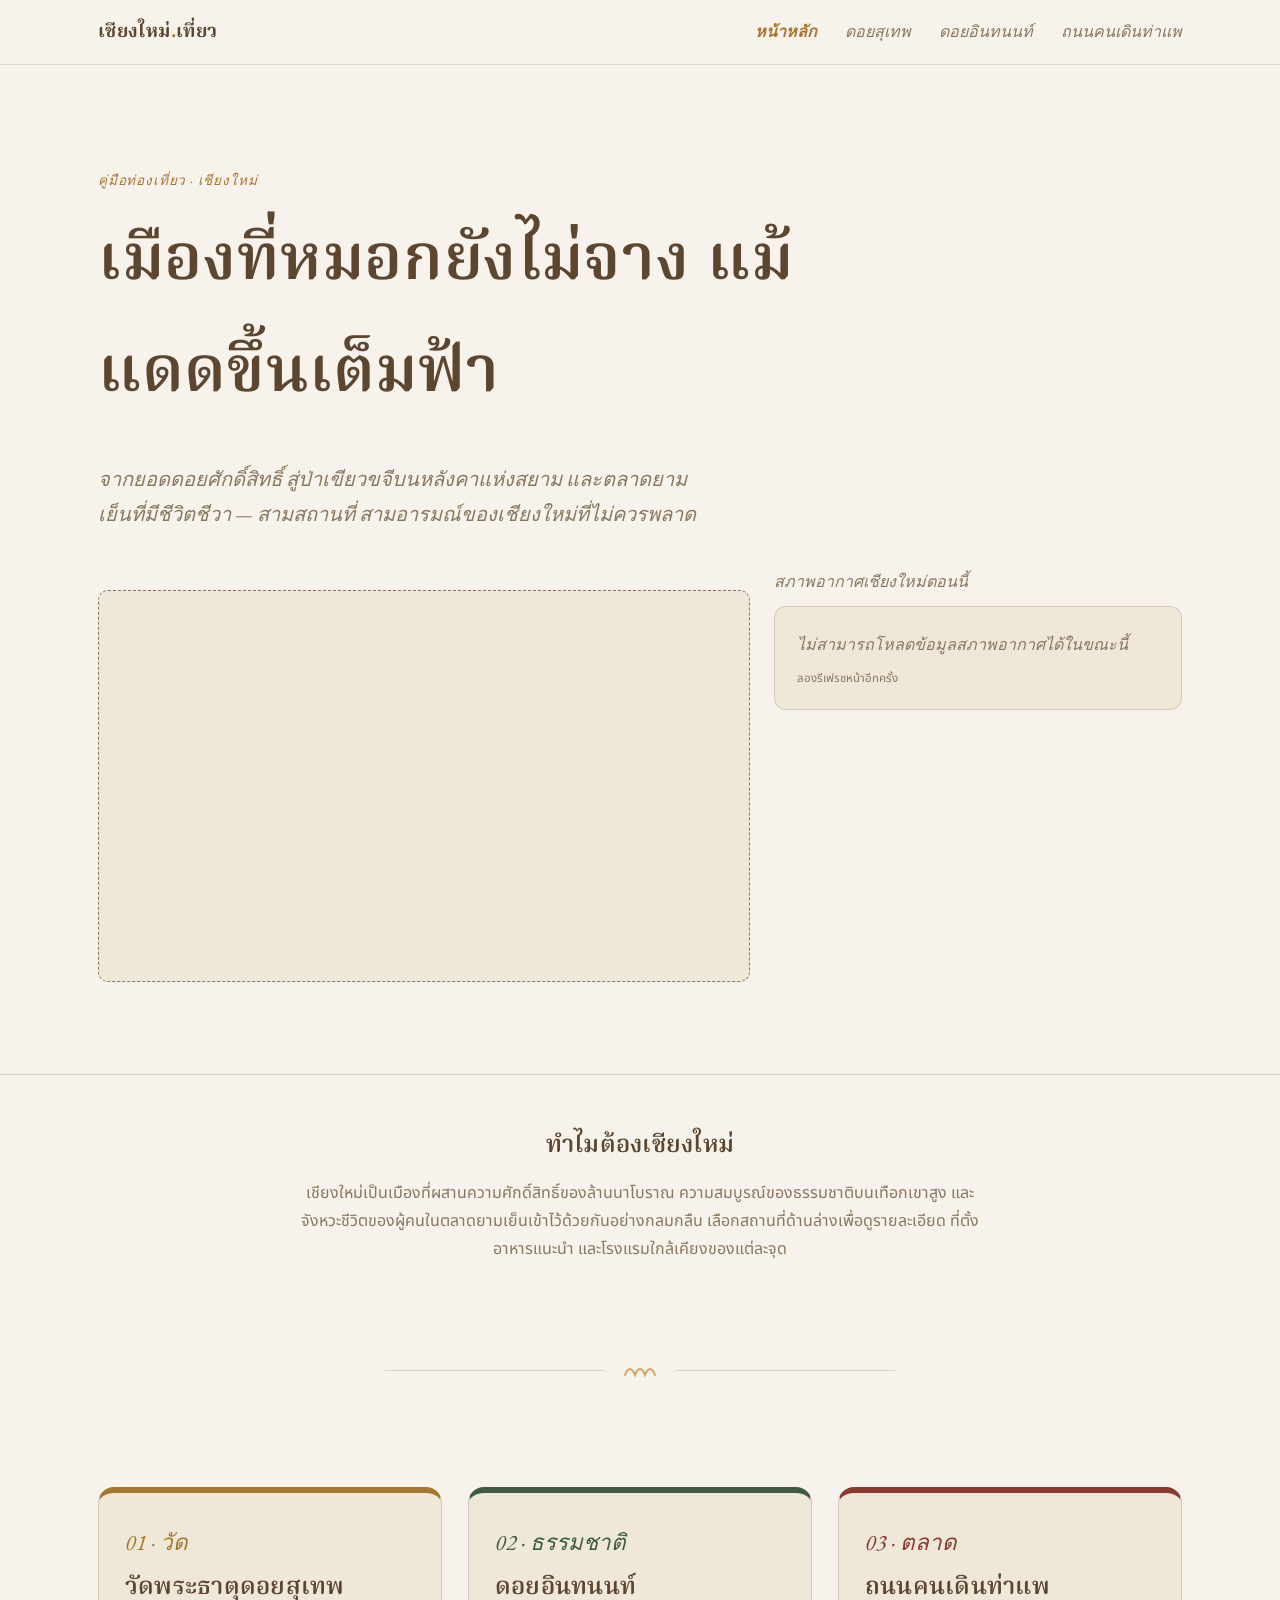
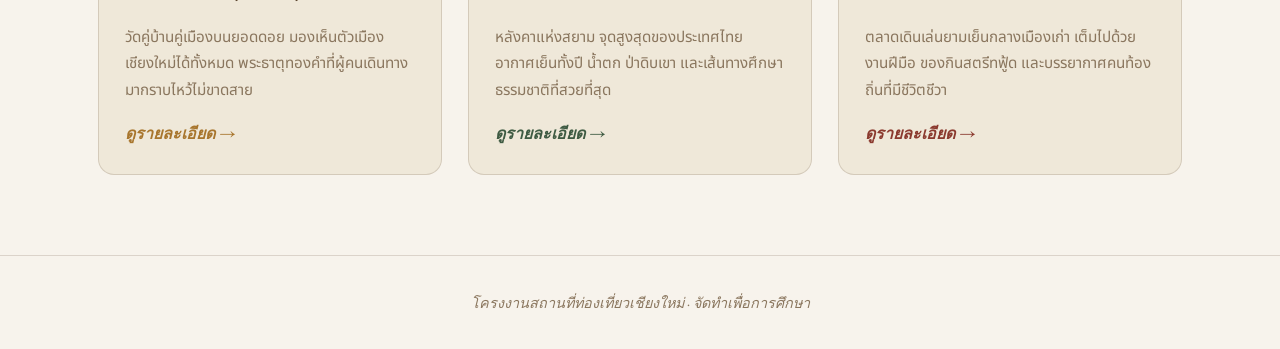
<file: index.html>
<!DOCTYPE html>
<html lang="th">
<head>
<meta charset="UTF-8">
<meta name="viewport" content="width=device-width, initial-scale=1.0">
<meta name="referrer" content="strict-origin-when-cross-origin">
<title>เชียงใหม่ ที่ที่เวลาเดินช้าลง | คู่มือท่องเที่ยวเชียงใหม่</title>
<link rel="stylesheet" href="assets/style.css">
</head>
<body>

<nav class="topnav">
  <div class="wrap">
    <div class="brand">เชียงใหม่<span>.</span>เที่ยว</div>
    <div class="navlinks">
      <a href="index.html" class="active">หน้าหลัก</a>
      <a href="doisuthep-1.html">ดอยสุเทพ</a>
      <a href="doiinthanon-1.html">ดอยอินทนนท์</a>
      <a href="thapae-1.html">ถนนคนเดินท่าแพ</a>
    </div>
  </div>
</nav>

<header class="home-hero">
  <div class="wrap">
    <p class="eyebrow">คู่มือท่องเที่ยว · เชียงใหม่</p>
    <h1>เมืองที่หมอกยังไม่จาง แม้แดดขึ้นเต็มฟ้า</h1>
    <p class="lead">จากยอดดอยศักดิ์สิทธิ์ สู่ป่าเขียวขจีบนหลังคาแห่งสยาม และตลาดยามเย็นที่มีชีวิตชีวา — สามสถานที่ สามอารมณ์ของเชียงใหม่ที่ไม่ควรพลาด</p>

    <div class="home-media home-media-split">
      <div class="media-slot video-slot" data-youtube="https://www.youtube.com/watch?v=akipJhzw1LM">
        <span class="icon">🎬</span>
        วิดีโอแนะนำเชียงใหม่
        <small class="slot-hint">ใส่ลิงก์ YouTube ถาวรได้ที่ data-youtube="…" ในโค้ดของช่องนี้</small>
      </div>
      <div>
        <p class="weather-label">สภาพอากาศเชียงใหม่ตอนนี้</p>
        <div class="weather-widget" data-lat="18.7061" data-lon="98.9817">กำลังโหลดสภาพอากาศ…</div>
      </div>
    </div>
  </div>
</header>

<main>
  <section class="intro-section wrap">
    <h2>ทำไมต้องเชียงใหม่</h2>
    <p>เชียงใหม่เป็นเมืองที่ผสานความศักดิ์สิทธิ์ของล้านนาโบราณ ความสมบูรณ์ของธรรมชาติบนเทือกเขาสูง และจังหวะชีวิตของผู้คนในตลาดยามเย็นเข้าไว้ด้วยกันอย่างกลมกลืน เลือกสถานที่ด้านล่างเพื่อดูรายละเอียด ที่ตั้ง อาหารแนะนำ และโรงแรมใกล้เคียงของแต่ละจุด</p>
  </section>

  <div class="lanna-divider">
    <span class="line"></span>
    <svg viewBox="0 0 34 18" fill="none" xmlns="http://www.w3.org/2000/svg">
      <path d="M2 14C5 6 9 6 12 14C15 6 19 6 22 14C25 6 29 6 32 14" stroke="currentColor" stroke-width="2" stroke-linecap="round"/>
    </svg>
    <span class="line"></span>
  </div>

  <section class="wrap">
    <div class="place-grid">

      <a href="doisuthep-1.html" class="place-card theme-gold">
        <span class="num">01 · วัด</span>
        <h2>วัดพระธาตุดอยสุเทพ</h2>
        <p>วัดคู่บ้านคู่เมืองบนยอดดอย มองเห็นตัวเมืองเชียงใหม่ได้ทั้งหมด พระธาตุทองคำที่ผู้คนเดินทางมากราบไหว้ไม่ขาดสาย</p>
        <span class="go">ดูรายละเอียด →</span>
      </a>

      <a href="doiinthanon-1.html" class="place-card theme-forest">
        <span class="num">02 · ธรรมชาติ</span>
        <h2>ดอยอินทนนท์</h2>
        <p>หลังคาแห่งสยาม จุดสูงสุดของประเทศไทย อากาศเย็นทั้งปี น้ำตก ป่าดิบเขา และเส้นทางศึกษาธรรมชาติที่สวยที่สุด</p>
        <span class="go">ดูรายละเอียด →</span>
      </a>

      <a href="thapae-1.html" class="place-card theme-brick">
        <span class="num">03 · ตลาด</span>
        <h2>ถนนคนเดินท่าแพ</h2>
        <p>ตลาดเดินเล่นยามเย็นกลางเมืองเก่า เต็มไปด้วยงานฝีมือ ของกินสตรีทฟู้ด และบรรยากาศคนท้องถิ่นที่มีชีวิตชีวา</p>
        <span class="go">ดูรายละเอียด →</span>
      </a>

    </div>
  </section>
</main>

<footer>
  <div class="wrap">โครงงานสถานที่ท่องเที่ยวเชียงใหม่ · จัดทำเพื่อการศึกษา</div>
</footer>

<script src="assets/site.js" defer></script>
</body>
</html>
</file>
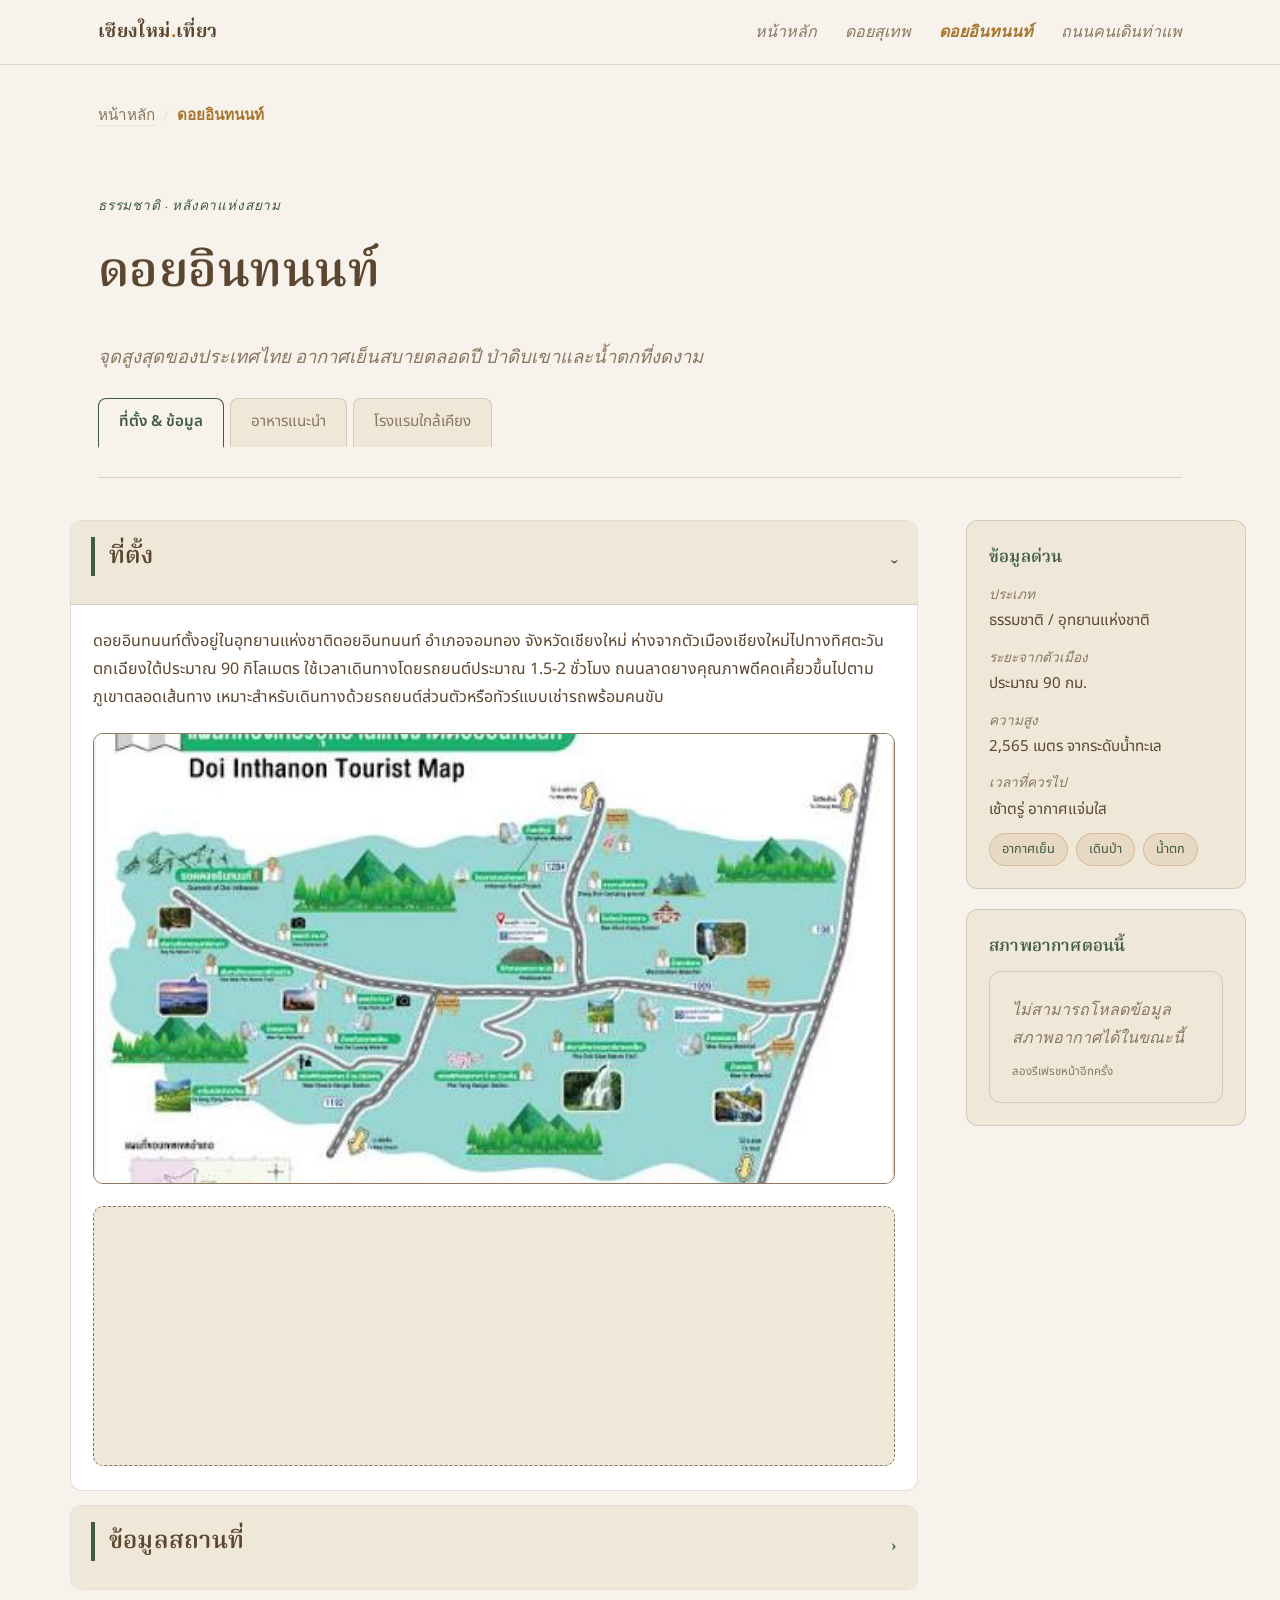
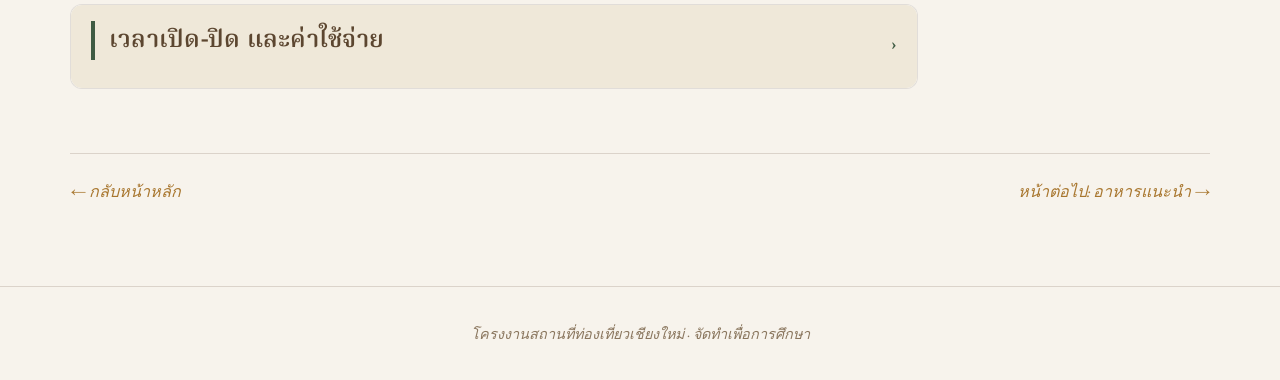
<file: doiinthanon-1.html>
<!DOCTYPE html>
<html lang="th">
<head>
<meta charset="UTF-8">
<meta name="viewport" content="width=device-width, initial-scale=1.0">
<meta name="referrer" content="strict-origin-when-cross-origin">
<title>ดอยอินทนนท์ — ที่ตั้งและข้อมูล | เชียงใหม่.เที่ยว</title>
<link rel="stylesheet" href="assets/style.css">
</head>
<body class="theme-forest">

<nav class="topnav">
  <div class="wrap">
    <div class="brand">เชียงใหม่<span>.</span>เที่ยว</div>
    <div class="navlinks">
      <a href="index.html">หน้าหลัก</a>
      <a href="doisuthep-1.html">ดอยสุเทพ</a>
      <a href="doiinthanon-1.html" class="active">ดอยอินทนนท์</a>
      <a href="thapae-1.html">ถนนคนเดินท่าแพ</a>
    </div>
  </div>
</nav>

<div class="wrap">
  <p class="crumb">
    <a href="index.html">หน้าหลัก</a><span class="sep">/</span><span class="here">ดอยอินทนนท์</span>
  </p>

  <header class="place-hero">
    <p class="eyebrow">ธรรมชาติ · หลังคาแห่งสยาม</p>
    <h1>ดอยอินทนนท์</h1>
    <p class="sub">จุดสูงสุดของประเทศไทย อากาศเย็นสบายตลอดปี ป่าดิบเขาและน้ำตกที่งดงาม</p>

    <nav class="tabs">
      <a href="doiinthanon-1.html" class="active">ที่ตั้ง &amp; ข้อมูล</a>
      <a href="doiinthanon-2.html">อาหารแนะนำ</a>
      <a href="doiinthanon-3.html">โรงแรมใกล้เคียง</a>
    </nav>
  </header>
</div>

<main class="content wrap">
  <div class="layout">

    <article class="accordion">

      <div class="accordion-item">
        <button class="accordion-trigger" type="button"><h2>ที่ตั้ง</h2><span class="arrow">›</span></button>
        <div class="accordion-panel">
          <p>ดอยอินทนนท์ตั้งอยู่ในอุทยานแห่งชาติดอยอินทนนท์ อำเภอจอมทอง จังหวัดเชียงใหม่ ห่างจากตัวเมืองเชียงใหม่ไปทางทิศตะวันตกเฉียงใต้ประมาณ 90 กิโลเมตร ใช้เวลาเดินทางโดยรถยนต์ประมาณ 1.5-2 ชั่วโมง ถนนลาดยางคุณภาพดีคดเคี้ยวขึ้นไปตามภูเขาตลอดเส้นทาง เหมาะสำหรับเดินทางด้วยรถยนต์ส่วนตัวหรือทัวร์แบบเช่ารถพร้อมคนขับ</p>

          <div class="media-slot image-slot has-photo" data-caption="แผนที่เส้นทางขึ้นดอยอินทนนท์">
              <img src="assets/images.jpg" alt="แผนที่เส้นทางขึ้นดอยอินทนนท์" onerror="this.parentElement.classList.remove('has-photo'); this.remove();">
              <span class="slot-placeholder"><span class="icon">🖼️</span>แผนที่เส้นทางขึ้นดอยอินทนนท์</span>
            </div>

          <div class="map-slot">
          <iframe src="https://www.google.com/maps/embed?pb=!1m18!1m12!1m3!1d3782.851177842097!2d98.51954897519204!3d18.53562618256089!2m3!1f0!2f0!3f0!3m2!1i1024!2i768!4f13.1!3m3!1m2!1s0x30dbab95555461ff%3A0x54e343c4fa33975b!2z4Lit4Li44LiX4Lii4Liy4LiZ4LmB4Lir4LmI4LiH4LiK4Liy4LiV4Li04LiU4Lit4Lii4Lit4Li04LiZ4LiX4LiZ4LiZ4LiX4LmM!5e0!3m2!1sth!2sth!4v1787111392453!5m2!1sth!2sth" width="800" height="600" style="border:0;" allowfullscreen="" loading="lazy" referrerpolicy="strict-origin-when-cross-origin"></iframe>          </div>
        </div>
      </div>

      <div class="accordion-item">
        <button class="accordion-trigger" type="button"><h2>ข้อมูลสถานที่</h2><span class="arrow">›</span></button>
        <div class="accordion-panel">
          <p>ดอยอินทนนท์มีความสูงจากระดับน้ำทะเล 2,565 เมตร ได้รับการขนานนามว่าเป็น "หลังคาแห่งสยาม" เนื่องจากเป็นจุดที่สูงที่สุดในประเทศไทย อากาศบนยอดดอยเย็นจัดตลอดทั้งปี โดยเฉพาะช่วงเดือนธันวาคมถึงกุมภาพันธ์อุณหภูมิอาจลดลงใกล้ 0 องศาเซลเซียส มีน้ำค้างแข็งเกาะตามยอดหญ้าให้เห็นในบางวัน</p>
          <p>ภายในอุทยานมีจุดท่องเที่ยวสำคัญหลายแห่ง ได้แก่ พระมหาธาตุนภเมทนีดลและนภพลภูมิสิริ เจดีย์คู่สีขาวและสีแดงที่สร้างขึ้นเพื่อเฉลิมพระเกียรติ จุดชมวิวยอดดอย น้ำตกแม่ยะและน้ำตกวชิรธาร เส้นทางศึกษาธรรมชาติอ่างกาที่เป็นป่าพรุบนภูเขาหนึ่งเดียวในไทย และหมู่บ้านขอบด้งซึ่งเป็นที่อยู่ของชาวเขาเผ่ากะเหรี่ยงและม้ง</p>

          <div class="media-grid">
            <div class="media-slot image-slot has-photo" data-caption="รูปพระมหาธาตุเจดีย์คู่">
              <img src="assets/mt02.jpg" alt="รูปพระมหาธาตุเจดีย์คู่" onerror="this.parentElement.classList.remove('has-photo'); this.remove();">
              <span class="slot-placeholder"><span class="icon">🖼️</span>รูปพระมหาธาตุเจดีย์คู่</span>
            </div>
            <div class="media-slot image-slot has-photo" data-caption="รูปน้ำตกวชิรธาร">
              <img src="assets/images (1).jpg" alt="รูปน้ำตกวชิรธาร" onerror="this.parentElement.classList.remove('has-photo'); this.remove();">
              <span class="slot-placeholder"><span class="icon">🖼️</span>รูปน้ำตกวชิรธาร</span>
            </div>
          </div>

          <div class="media-slot video-slot" data-youtube="https://www.youtube.com/watch?v=wDcRmrrGKt8" data-caption="วิดีโอเส้นทางศึกษาธรรมชาติอ่างกา">
            <span class="icon">🎬</span>
            วิดีโอเส้นทางศึกษาธรรมชาติอ่างกา
        <small class="slot-hint">ใส่ลิงก์ YouTube ถาวรได้ที่ data-youtube="…" ในโค้ดของช่องนี้</small>
      </div>

          <div class="media-slot audio-slot" data-caption="เสียงนกป่าและธรรมชาติบนดอยอินทนนท์">
      
            <audio controls src="assets/audio/ssstik.io_1787111963432.mp3"></audio>
          </div>
        </div>
      </div>

      <div class="accordion-item">
        <button class="accordion-trigger" type="button"><h2>เวลาเปิด-ปิด และค่าใช้จ่าย</h2><span class="arrow">›</span></button>
        <div class="accordion-panel">
          <p>อุทยานเปิดให้เข้าชมทุกวันตั้งแต่เวลา 05:30-18:30 น. มีค่าธรรมเนียมเข้าอุทยานสำหรับผู้ใหญ่และเด็ก แยกอัตราคนไทยและต่างชาติ รวมถึงค่าธรรมเนียมรถยนต์ที่จุดตรวจทางเข้า แนะนำให้เตรียมเสื้อกันหนาวเนื่องจากอุณหภูมิเปลี่ยนแปลงรวดเร็วตามความสูง</p>
        </div>
      </div>

    </article>

    <aside>
      <div class="info-card">
        <h3>ข้อมูลด่วน</h3>
        <dl>
          <dt>ประเภท</dt><dd>ธรรมชาติ / อุทยานแห่งชาติ</dd>
          <dt>ระยะจากตัวเมือง</dt><dd>ประมาณ 90 กม.</dd>
          <dt>ความสูง</dt><dd>2,565 เมตร จากระดับน้ำทะเล</dd>
          <dt>เวลาที่ควรไป</dt><dd>เช้าตรู่ อากาศแจ่มใส</dd>
        </dl>
        <div class="chip-row">
          <span class="chip">อากาศเย็น</span>
          <span class="chip">เดินป่า</span>
          <span class="chip">น้ำตก</span>
        </div>
      </div>
      <div class="info-card">
        <h3>สภาพอากาศตอนนี้</h3>
        <div class="weather-widget" data-lat="18.5895" data-lon="98.4864">กำลังโหลดสภาพอากาศ…</div>
      </div>
    </aside>

  </div>

  <div class="subnav">
    <a href="index.html">← กลับหน้าหลัก</a>
    <a href="doiinthanon-2.html">หน้าต่อไป: อาหารแนะนำ →</a>
  </div>
</main>

<footer>
  <div class="wrap">โครงงานสถานที่ท่องเที่ยวเชียงใหม่ · จัดทำเพื่อการศึกษา</div>
</footer>

<script src="assets/site.js" defer></script>
</body>
</html>
</file>
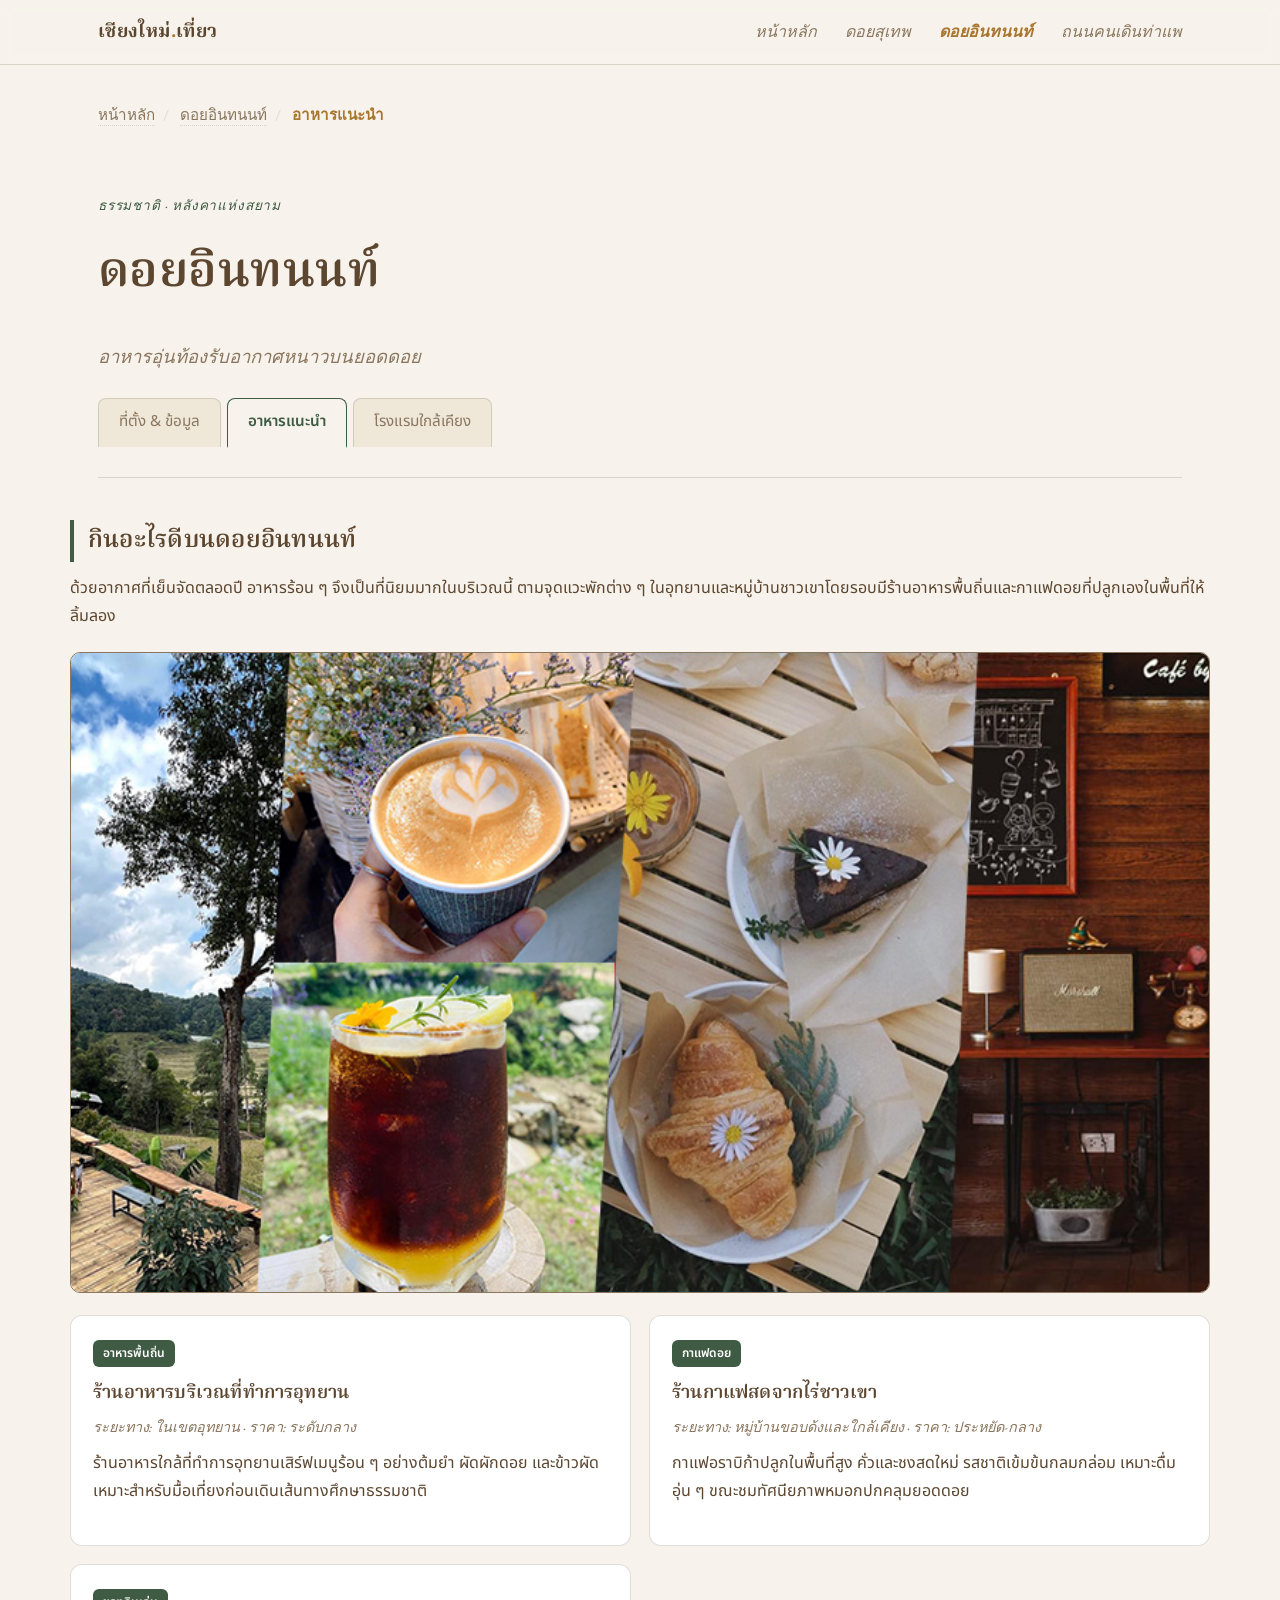
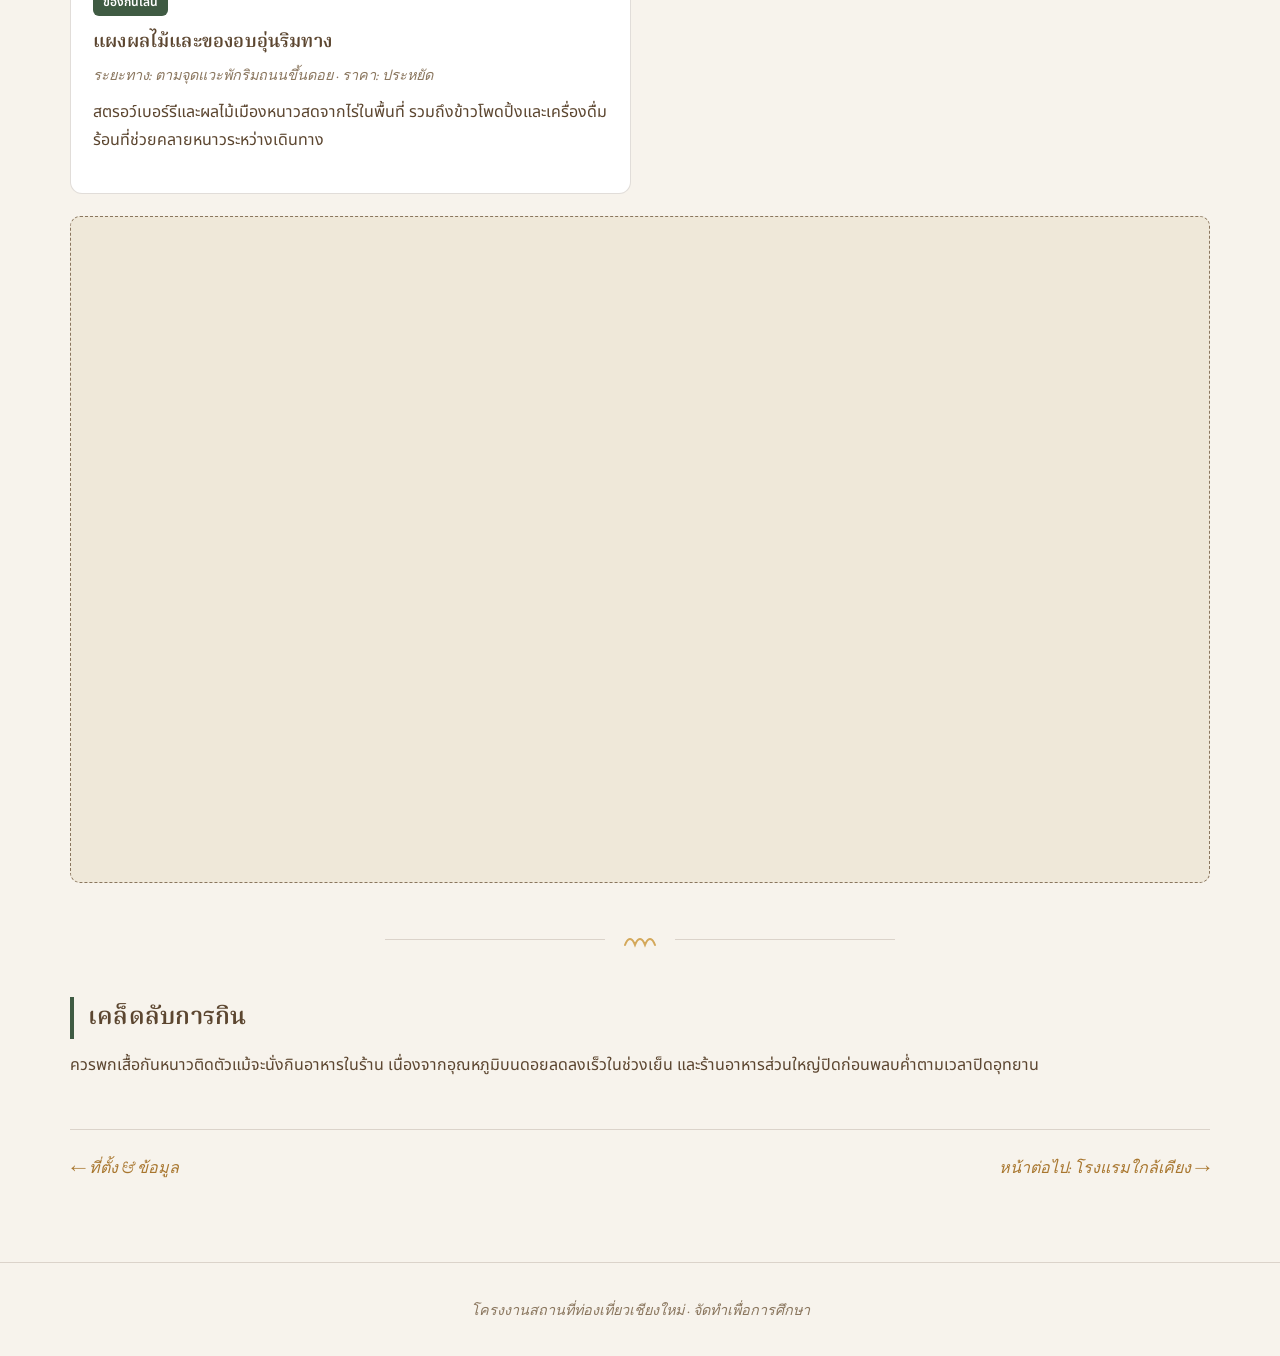
<file: doiinthanon-2.html>
<!DOCTYPE html>
<html lang="th">
<head>
<meta charset="UTF-8">
<meta name="viewport" content="width=device-width, initial-scale=1.0">
<meta name="referrer" content="strict-origin-when-cross-origin">
<title>ดอยอินทนนท์ — อาหารแนะนำ | เชียงใหม่.เที่ยว</title>
<link rel="stylesheet" href="assets/style.css">
</head>
<body class="theme-forest">

<nav class="topnav">
  <div class="wrap">
    <div class="brand">เชียงใหม่<span>.</span>เที่ยว</div>
    <div class="navlinks">
      <a href="index.html">หน้าหลัก</a>
      <a href="doisuthep-1.html">ดอยสุเทพ</a>
      <a href="doiinthanon-1.html" class="active">ดอยอินทนนท์</a>
      <a href="thapae-1.html">ถนนคนเดินท่าแพ</a>
    </div>
  </div>
</nav>

<div class="wrap">
  <p class="crumb">
    <a href="index.html">หน้าหลัก</a><span class="sep">/</span>
    <a href="doiinthanon-1.html">ดอยอินทนนท์</a><span class="sep">/</span>
    <span class="here">อาหารแนะนำ</span>
  </p>

  <header class="place-hero">
    <p class="eyebrow">ธรรมชาติ · หลังคาแห่งสยาม</p>
    <h1>ดอยอินทนนท์</h1>
    <p class="sub">อาหารอุ่นท้องรับอากาศหนาวบนยอดดอย</p>

    <nav class="tabs">
      <a href="doiinthanon-1.html">ที่ตั้ง &amp; ข้อมูล</a>
      <a href="doiinthanon-2.html" class="active">อาหารแนะนำ</a>
      <a href="doiinthanon-3.html">โรงแรมใกล้เคียง</a>
    </nav>
  </header>
</div>

<main class="content wrap">
  <article>
    <h2>กินอะไรดีบนดอยอินทนนท์</h2>
    <p>ด้วยอากาศที่เย็นจัดตลอดปี อาหารร้อน ๆ จึงเป็นที่นิยมมากในบริเวณนี้ ตามจุดแวะพักต่าง ๆ ในอุทยานและหมู่บ้านชาวเขาโดยรอบมีร้านอาหารพื้นถิ่นและกาแฟดอยที่ปลูกเองในพื้นที่ให้ลิ้มลอง</p>

    <div class="media-slot image-slot has-photo" data-caption="รูปอาหารร้อนและกาแฟดอยอินทนนท์">
              <img src="assets/bd16e438-c0c8-4a08-b64c-5414505b14c7.jpg" alt="รูปอาหารร้อนและกาแฟดอยอินทนนท์" onerror="this.parentElement.classList.remove('has-photo'); this.remove();">
              <span class="slot-placeholder"><span class="icon">🖼️</span>รูปอาหารร้อนและกาแฟดอยอินทนนท์</span>
            </div>

    <div class="listing-grid">
      <div class="listing">
        <span class="tag">อาหารพื้นถิ่น</span>
        <h3>ร้านอาหารบริเวณที่ทำการอุทยาน</h3>
        <p class="meta">ระยะทาง: ในเขตอุทยาน · ราคา: ระดับกลาง</p>
        <p>ร้านอาหารใกล้ที่ทำการอุทยานเสิร์ฟเมนูร้อน ๆ อย่างต้มยำ ผัดผักดอย และข้าวผัด เหมาะสำหรับมื้อเที่ยงก่อนเดินเส้นทางศึกษาธรรมชาติ</p>
      </div>

      <div class="listing">
        <span class="tag">กาแฟดอย</span>
        <h3>ร้านกาแฟสดจากไร่ชาวเขา</h3>
        <p class="meta">ระยะทาง: หมู่บ้านขอบด้งและใกล้เคียง · ราคา: ประหยัด-กลาง</p>
        <p>กาแฟอราบิก้าปลูกในพื้นที่สูง คั่วและชงสดใหม่ รสชาติเข้มข้นกลมกล่อม เหมาะดื่มอุ่น ๆ ขณะชมทัศนียภาพหมอกปกคลุมยอดดอย</p>
      </div>

      <div class="listing">
        <span class="tag">ของกินเล่น</span>
        <h3>แผงผลไม้และของอบอุ่นริมทาง</h3>
        <p class="meta">ระยะทาง: ตามจุดแวะพักริมถนนขึ้นดอย · ราคา: ประหยัด</p>
        <p>สตรอว์เบอร์รีและผลไม้เมืองหนาวสดจากไร่ในพื้นที่ รวมถึงข้าวโพดปิ้งและเครื่องดื่มร้อนที่ช่วยคลายหนาวระหว่างเดินทาง</p>
      </div>
    </div>

    <div class="media-slot video-slot" data-youtube="https://www.youtube.com/watch?v=mq7sTnDr4us">
      <span class="icon">🎬</span>
      วิดีโอพาชิมกาแฟดอยและของกินพื้นถิ่น
        <small class="slot-hint">ใส่ลิงก์ YouTube ถาวรได้ที่ data-youtube="…" ในโค้ดของช่องนี้</small>
      </div>

    <div class="lanna-divider">
      <span class="line"></span>
      <svg viewBox="0 0 34 18" fill="none" xmlns="http://www.w3.org/2000/svg">
        <path d="M2 14C5 6 9 6 12 14C15 6 19 6 22 14C25 6 29 6 32 14" stroke="currentColor" stroke-width="2" stroke-linecap="round"/>
      </svg>
      <span class="line"></span>
    </div>

    <h2>เคล็ดลับการกิน</h2>
    <p>ควรพกเสื้อกันหนาวติดตัวแม้จะนั่งกินอาหารในร้าน เนื่องจากอุณหภูมิบนดอยลดลงเร็วในช่วงเย็น และร้านอาหารส่วนใหญ่ปิดก่อนพลบค่ำตามเวลาปิดอุทยาน</p>
  </article>

  <div class="subnav">
    <a href="doiinthanon-1.html">← ที่ตั้ง &amp; ข้อมูล</a>
    <a href="doiinthanon-3.html">หน้าต่อไป: โรงแรมใกล้เคียง →</a>
  </div>
</main>

<footer>
  <div class="wrap">โครงงานสถานที่ท่องเที่ยวเชียงใหม่ · จัดทำเพื่อการศึกษา</div>
</footer>

<script src="assets/site.js" defer></script>
</body>
</html>
</file>
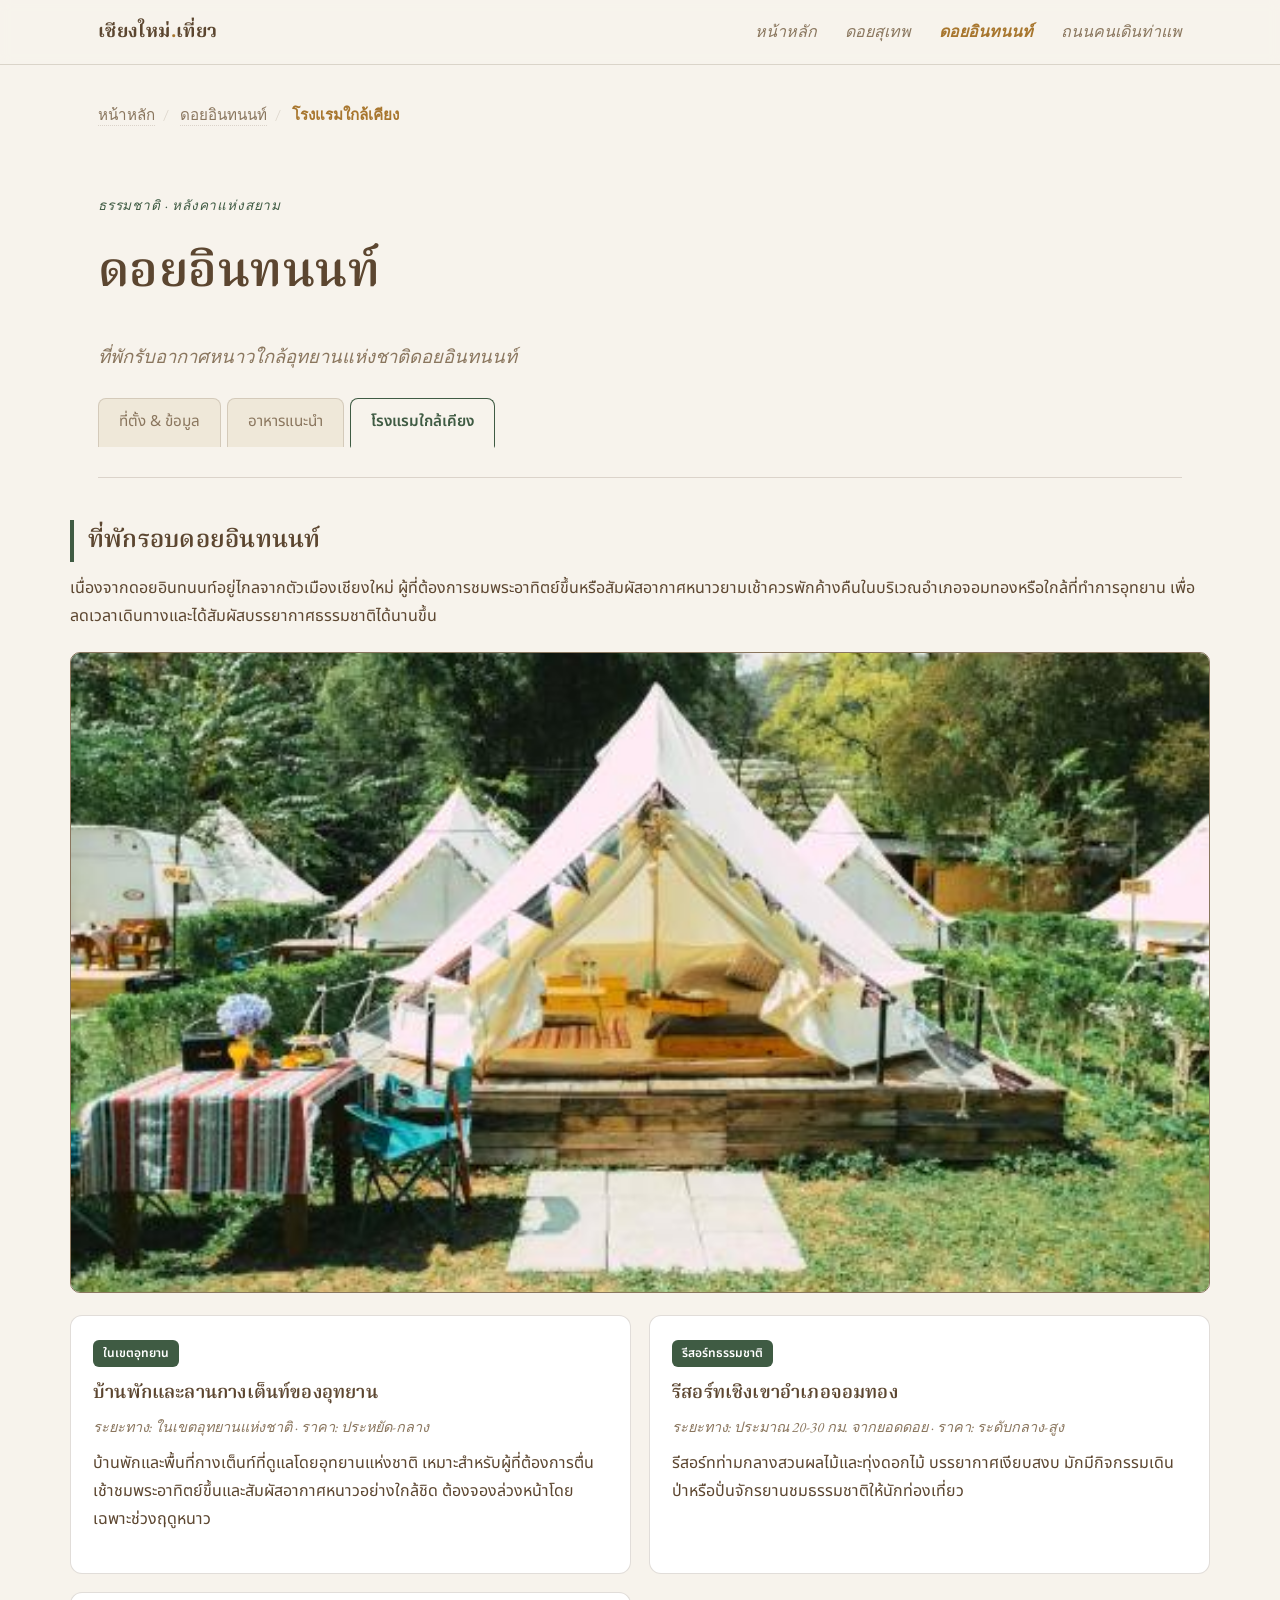
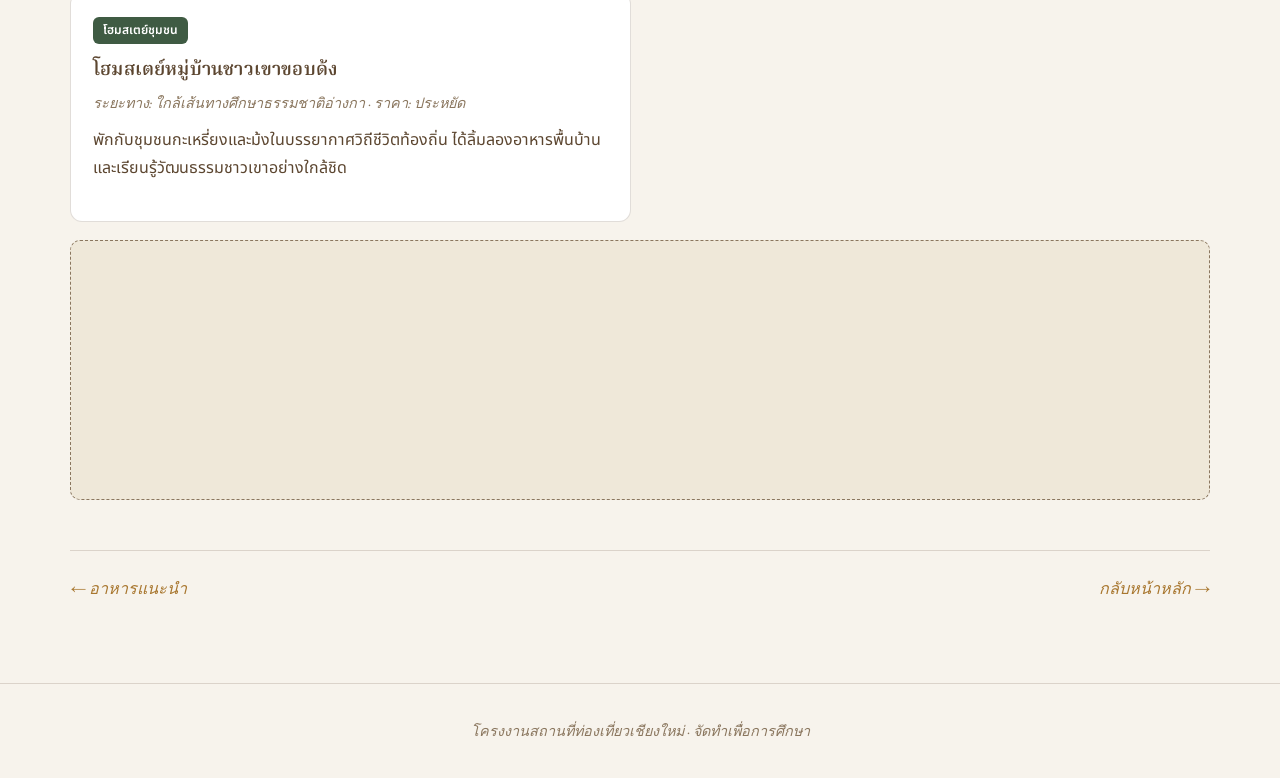
<file: doiinthanon-3.html>
<!DOCTYPE html>
<html lang="th">
<head>
<meta charset="UTF-8">
<meta name="viewport" content="width=device-width, initial-scale=1.0">
<meta name="referrer" content="strict-origin-when-cross-origin">
<title>ดอยอินทนนท์ — โรงแรมใกล้เคียง | เชียงใหม่.เที่ยว</title>
<link rel="stylesheet" href="assets/style.css">
</head>
<body class="theme-forest">

<nav class="topnav">
  <div class="wrap">
    <div class="brand">เชียงใหม่<span>.</span>เที่ยว</div>
    <div class="navlinks">
      <a href="index.html">หน้าหลัก</a>
      <a href="doisuthep-1.html">ดอยสุเทพ</a>
      <a href="doiinthanon-1.html" class="active">ดอยอินทนนท์</a>
      <a href="thapae-1.html">ถนนคนเดินท่าแพ</a>
    </div>
  </div>
</nav>

<div class="wrap">
  <p class="crumb">
    <a href="index.html">หน้าหลัก</a><span class="sep">/</span>
    <a href="doiinthanon-1.html">ดอยอินทนนท์</a><span class="sep">/</span>
    <span class="here">โรงแรมใกล้เคียง</span>
  </p>

  <header class="place-hero">
    <p class="eyebrow">ธรรมชาติ · หลังคาแห่งสยาม</p>
    <h1>ดอยอินทนนท์</h1>
    <p class="sub">ที่พักรับอากาศหนาวใกล้อุทยานแห่งชาติดอยอินทนนท์</p>

    <nav class="tabs">
      <a href="doiinthanon-1.html">ที่ตั้ง &amp; ข้อมูล</a>
      <a href="doiinthanon-2.html">อาหารแนะนำ</a>
      <a href="doiinthanon-3.html" class="active">โรงแรมใกล้เคียง</a>
    </nav>
  </header>
</div>

<main class="content wrap">
  <article>
    <h2>ที่พักรอบดอยอินทนนท์</h2>
    <p>เนื่องจากดอยอินทนนท์อยู่ไกลจากตัวเมืองเชียงใหม่ ผู้ที่ต้องการชมพระอาทิตย์ขึ้นหรือสัมผัสอากาศหนาวยามเช้าควรพักค้างคืนในบริเวณอำเภอจอมทองหรือใกล้ที่ทำการอุทยาน เพื่อลดเวลาเดินทางและได้สัมผัสบรรยากาศธรรมชาติได้นานขึ้น</p>

    <div class="media-slot image-slot has-photo" data-caption="รูปที่พัก/แคมป์ปิ้งใกล้ดอยอินทนนท์">
              <img src="assets/441989322.jpg" alt="รูปที่พัก/แคมป์ปิ้งใกล้ดอยอินทนนท์" onerror="this.parentElement.classList.remove('has-photo'); this.remove();">
              <span class="slot-placeholder"><span class="icon">🖼️</span>รูปที่พัก/แคมป์ปิ้งใกล้ดอยอินทนนท์</span>
            </div>

    <div class="listing-grid">
      <div class="listing">
        <span class="tag">ในเขตอุทยาน</span>
        <h3>บ้านพักและลานกางเต็นท์ของอุทยาน</h3>
        <p class="meta">ระยะทาง: ในเขตอุทยานแห่งชาติ · ราคา: ประหยัด-กลาง</p>
        <p>บ้านพักและพื้นที่กางเต็นท์ที่ดูแลโดยอุทยานแห่งชาติ เหมาะสำหรับผู้ที่ต้องการตื่นเช้าชมพระอาทิตย์ขึ้นและสัมผัสอากาศหนาวอย่างใกล้ชิด ต้องจองล่วงหน้าโดยเฉพาะช่วงฤดูหนาว</p>
      </div>

      <div class="listing">
        <span class="tag">รีสอร์ทธรรมชาติ</span>
        <h3>รีสอร์ทเชิงเขาอำเภอจอมทอง</h3>
        <p class="meta">ระยะทาง: ประมาณ 20-30 กม. จากยอดดอย · ราคา: ระดับกลาง-สูง</p>
        <p>รีสอร์ทท่ามกลางสวนผลไม้และทุ่งดอกไม้ บรรยากาศเงียบสงบ มักมีกิจกรรมเดินป่าหรือปั่นจักรยานชมธรรมชาติให้นักท่องเที่ยว</p>
      </div>

      <div class="listing">
        <span class="tag">โฮมสเตย์ชุมชน</span>
        <h3>โฮมสเตย์หมู่บ้านชาวเขาขอบด้ง</h3>
        <p class="meta">ระยะทาง: ใกล้เส้นทางศึกษาธรรมชาติอ่างกา · ราคา: ประหยัด</p>
        <p>พักกับชุมชนกะเหรี่ยงและม้งในบรรยากาศวิถีชีวิตท้องถิ่น ได้ลิ้มลองอาหารพื้นบ้านและเรียนรู้วัฒนธรรมชาวเขาอย่างใกล้ชิด</p>
      </div>
    </div>

    <div class="map-slot">
<iframe src="https://www.google.com/maps/embed?pb=!1m18!1m12!1m3!1d42796.40095762581!2d98.47078374447106!3d18.542311282642174!2m3!1f0!2f0!3f0!3m2!1i1024!2i768!4f13.1!3m3!1m2!1s0x30dbabd159a51ee5%3A0x956f5a109799da98!2z4Lif4Li04LiZ4Lit4Li04LiZ4LiU4Lit4LiiIChGaW4gSW4gRG9pKQ!5e0!3m2!1sth!2sth!4v1787113188546!5m2!1sth!2sth" width="800" height="600" style="border:0;" allowfullscreen="" loading="lazy" referrerpolicy="strict-origin-when-cross-origin"></iframe>    </div>
  </article>

  <div class="subnav">
    <a href="doiinthanon-2.html">← อาหารแนะนำ</a>
    <a href="index.html">กลับหน้าหลัก →</a>
  </div>
</main>

<footer>
  <div class="wrap">โครงงานสถานที่ท่องเที่ยวเชียงใหม่ · จัดทำเพื่อการศึกษา</div>
</footer>

<script src="assets/site.js" defer></script>
</body>
</html>
</file>
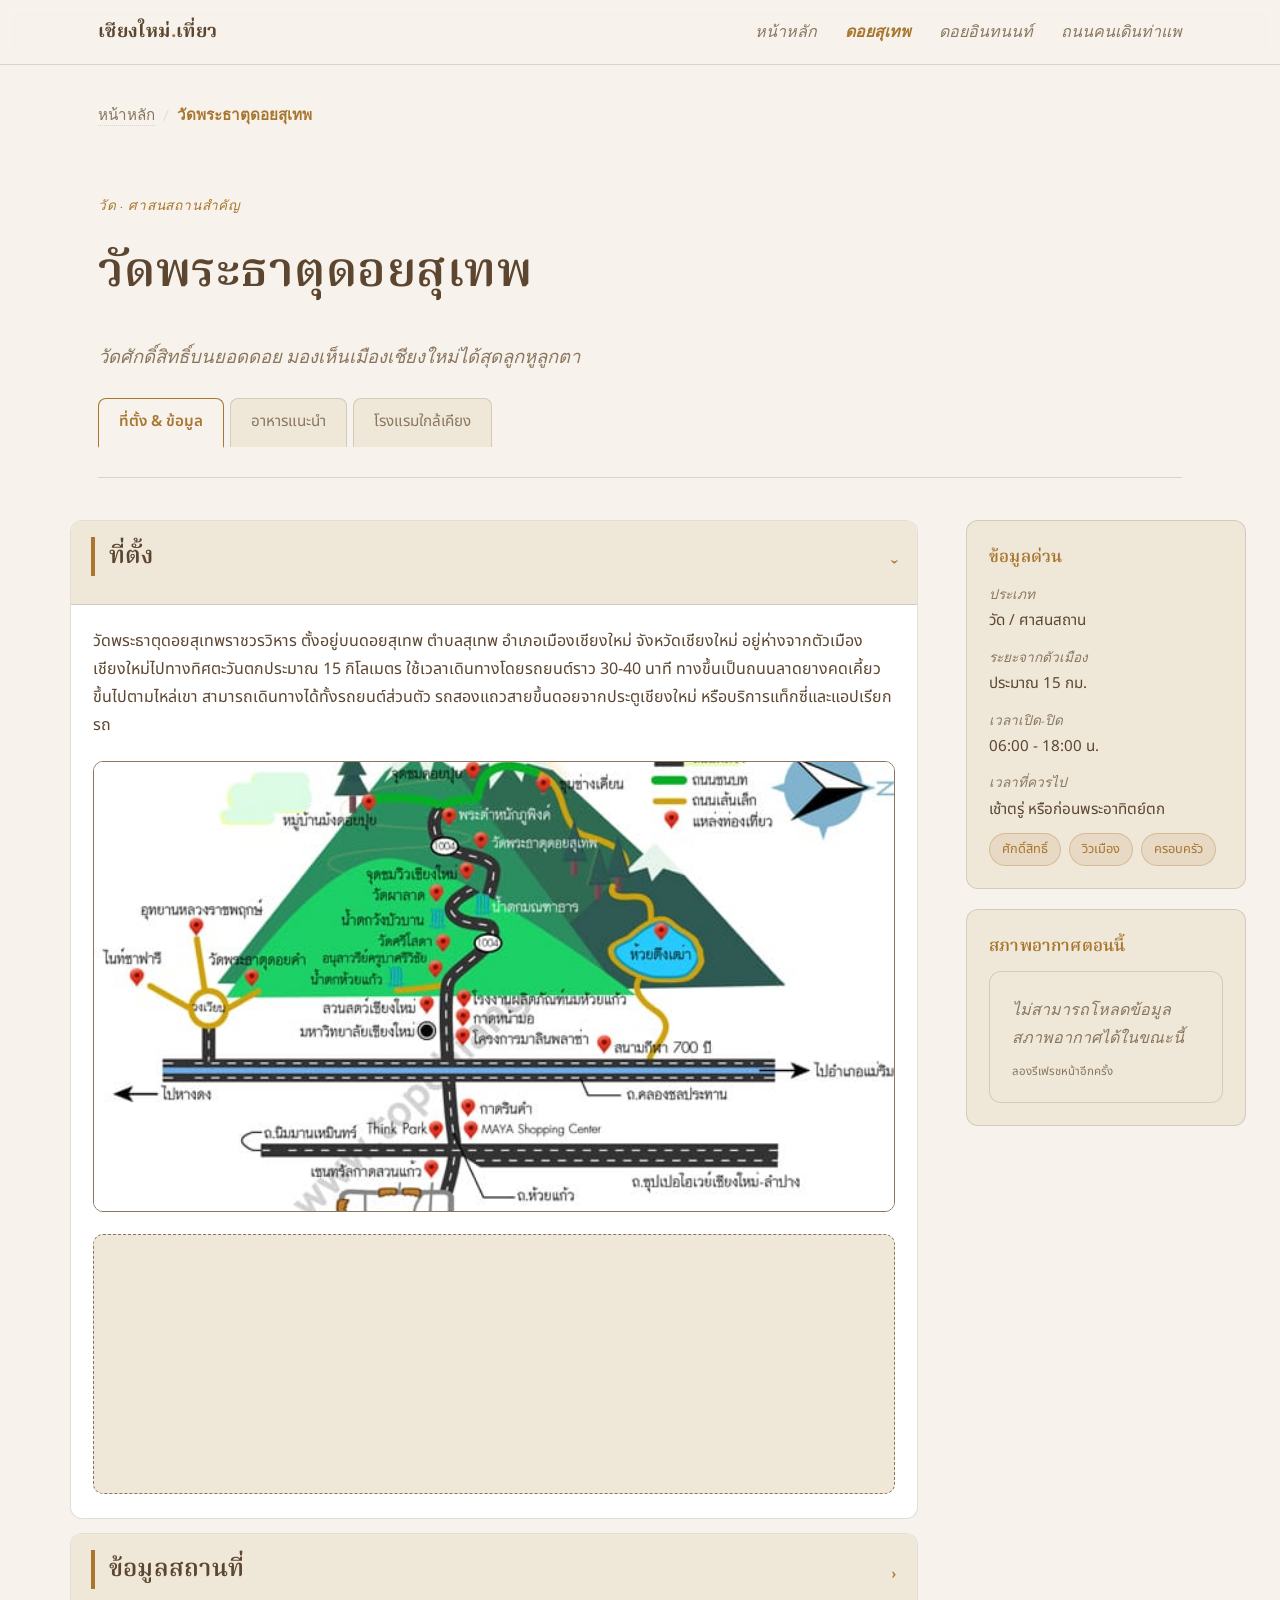
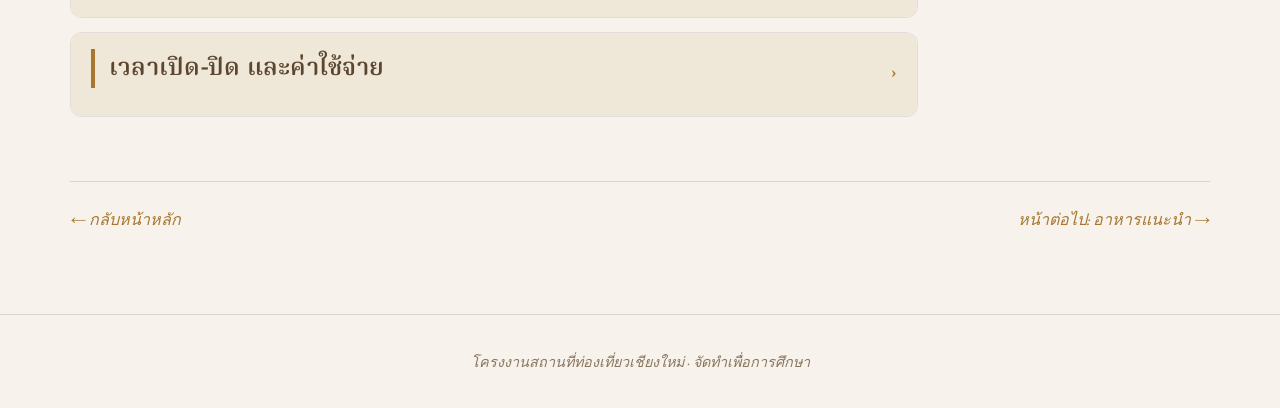
<file: doisuthep-1.html>
<!DOCTYPE html>
<html lang="th">
<head>
<meta charset="UTF-8">
<meta name="viewport" content="width=device-width, initial-scale=1.0">
<meta name="referrer" content="strict-origin-when-cross-origin">
<title>วัดพระธาตุดอยสุเทพ — ที่ตั้งและข้อมูล | เชียงใหม่.เที่ยว</title>
<link rel="stylesheet" href="assets/style.css">
</head>
<body class="theme-gold">

<nav class="topnav">
  <div class="wrap">
    <div class="brand">เชียงใหม่<span>.</span>เที่ยว</div>
    <div class="navlinks">
      <a href="index.html">หน้าหลัก</a>
      <a href="doisuthep-1.html" class="active">ดอยสุเทพ</a>
      <a href="doiinthanon-1.html">ดอยอินทนนท์</a>
      <a href="thapae-1.html">ถนนคนเดินท่าแพ</a>
    </div>
  </div>
</nav>

<div class="wrap">
  <p class="crumb">
    <a href="index.html">หน้าหลัก</a><span class="sep">/</span><span class="here">วัดพระธาตุดอยสุเทพ</span>
  </p>

  <header class="place-hero">
    <p class="eyebrow">วัด · ศาสนสถานสำคัญ</p>
    <h1>วัดพระธาตุดอยสุเทพ</h1>
    <p class="sub">วัดศักดิ์สิทธิ์บนยอดดอย มองเห็นเมืองเชียงใหม่ได้สุดลูกหูลูกตา</p>

    <nav class="tabs">
      <a href="doisuthep-1.html" class="active">ที่ตั้ง &amp; ข้อมูล</a>
      <a href="doisuthep-2.html">อาหารแนะนำ</a>
      <a href="doisuthep-3.html">โรงแรมใกล้เคียง</a>
    </nav>
  </header>
</div>

<main class="content wrap">
  <div class="layout">

    <article class="accordion">

      <div class="accordion-item">
        <button class="accordion-trigger" type="button"><h2>ที่ตั้ง</h2><span class="arrow">›</span></button>
        <div class="accordion-panel">
          <p>วัดพระธาตุดอยสุเทพราชวรวิหาร ตั้งอยู่บนดอยสุเทพ ตำบลสุเทพ อำเภอเมืองเชียงใหม่ จังหวัดเชียงใหม่ อยู่ห่างจากตัวเมืองเชียงใหม่ไปทางทิศตะวันตกประมาณ 15 กิโลเมตร ใช้เวลาเดินทางโดยรถยนต์ราว 30-40 นาที ทางขึ้นเป็นถนนลาดยางคดเคี้ยวขึ้นไปตามไหล่เขา สามารถเดินทางได้ทั้งรถยนต์ส่วนตัว รถสองแถวสายขึ้นดอยจากประตูเชียงใหม่ หรือบริการแท็กซี่และแอปเรียกรถ</p>

          <div class="media-slot image-slot has-photo" data-caption="แผนที่ตั้งวัดพระธาตุดอยสุเทพ">
              <img src="assets/ห้วยแก้ว-ดอยปุย.jpg" alt="แผนที่ตั้งวัดพระธาตุดอยสุเทพ" onerror="this.parentElement.classList.remove('has-photo'); this.remove();">
              <span class="slot-placeholder"><span class="icon">🖼️</span>แผนที่ตั้งวัดพระธาตุดอยสุเทพ</span>
            </div>

          <div class="map-slot">
            <iframe src="https://www.google.com/maps/embed?pb=!1m18!1m12!1m3!1d60433.769781512!2d98.8582430356158!3d18.793223297186586!2m3!1f0!2f0!3f0!3m2!1i1024!2i768!4f13.1!3m3!1m2!1s0x30da39b5dff1ddb5%3A0x9d864c5caec57e21!2z4Lin4Lix4LiU4Lie4Lij4Liw4LiY4Liy4LiV4Li44LiU4Lit4Lii4Liq4Li44LmA4LiX4Lie4Lij4Liy4LiK4Lin4Lij4Lin4Li04Lir4Liy4Lij!5e0!3m2!1sth!2sth!4v1787109407138!5m2!1sth!2sth" width="800" height="600" style="border:0;" allowfullscreen="" loading="lazy" referrerpolicy="strict-origin-when-cross-origin"></iframe>
          </div>
        </div>
      </div>

      <div class="accordion-item">
        <button class="accordion-trigger" type="button"><h2>ข้อมูลสถานที่</h2><span class="arrow">›</span></button>
        <div class="accordion-panel">
          <p>วัดพระธาตุดอยสุเทพสร้างขึ้นในสมัยพระเจ้ากือนา กษัตริย์แห่งล้านนา เมื่อกว่า 600 ปีที่แล้ว ตามตำนานกล่าวว่าพระบรมสารีริกธาตุถูกบรรจุไว้บนหลังช้างเผือกที่เดินขึ้นมาหยุดอยู่บนยอดดอยแห่งนี้ก่อนล้มลงสิ้นใจ จึงถือเป็นการชี้บอกตำแหน่งที่ประดิษฐานพระธาตุ องค์เจดีย์ทองคำบนยอดดอยจึงกลายเป็นสัญลักษณ์ของเมืองเชียงใหม่นับแต่นั้นมา</p>
          <p>นักท่องเที่ยวที่เดินทางมาถึงจะต้องเดินขึ้นบันไดนาคซึ่งมีทั้งหมด 306 ขั้น หรือเลือกขึ้นรถกระเช้าไฟฟ้าที่อำนวยความสะดวกสำหรับผู้สูงอายุและผู้ที่ไม่สะดวกเดินขึ้นบันได ด้านบนเป็นลานประทักษิณรอบองค์พระเจดีย์ทองคำที่ผู้คนเดินเวียนเทียนสักการะ พร้อมจุดชมวิวที่มองเห็นตัวเมืองเชียงใหม่ได้ทั้งหมด โดยเฉพาะช่วงเย็นที่พระอาทิตย์ตกจะเห็นแสงสีทองสะท้อนทาบทับเจดีย์อย่างสวยงาม</p>

          <div class="media-grid">
            <div class="media-slot image-slot has-photo" data-caption="รูปองค์พระเจดีย์ทองคำ">
              <img src="assets/568.jpg" alt="รูปองค์พระเจดีย์ทองคำ" onerror="this.parentElement.classList.remove('has-photo'); this.remove();">
              <span class="slot-placeholder"><span class="icon">🖼️</span>รูปองค์พระเจดีย์ทองคำ</span>
            </div>
            <div class="media-slot image-slot has-photo" data-caption="รูปบันไดนาค 306 ขั้น">
              <img src="assets/f3eb6489-7684-9617-d8d3-5cda8972f01c.jpg" alt="รูปบันไดนาค 306 ขั้น" onerror="this.parentElement.classList.remove('has-photo'); this.remove();">
              <span class="slot-placeholder"><span class="icon">🖼️</span>รูปบันไดนาค 306 ขั้น</span>
            </div>
          </div>

          <div class="media-slot audio-slot">
            <span class="icon">🔊</span>
            เสียงระฆังวัดพระธาตุดอยสุเทพ
            <audio controls preload="none" src="assets/audio/doisuthep-bell.mp3" style="width:100%; margin-top:10px;"></audio>
            
          </div>
        </div>
      </div>

      <div class="accordion-item">
        <button class="accordion-trigger" type="button"><h2>เวลาเปิด-ปิด และค่าใช้จ่าย</h2><span class="arrow">›</span></button>
        <div class="accordion-panel">
          <p>วัดเปิดให้เข้าชมทุกวันตั้งแต่เวลา 06:00-18:00 น. ไม่มีค่าธรรมเนียมเข้าวัดสำหรับคนไทย ส่วนนักท่องเที่ยวต่างชาติมีค่าเข้าชมเล็กน้อย และมีค่าธรรมเนียมรถกระเช้าไฟฟ้าแยกต่างหากหากไม่ต้องการเดินขึ้นบันได</p>
        </div>
      </div>

    </article>

    <aside>
      <div class="info-card">
        <h3>ข้อมูลด่วน</h3>
        <dl>
          <dt>ประเภท</dt><dd>วัด / ศาสนสถาน</dd>
          <dt>ระยะจากตัวเมือง</dt><dd>ประมาณ 15 กม.</dd>
          <dt>เวลาเปิด-ปิด</dt><dd>06:00 - 18:00 น.</dd>
          <dt>เวลาที่ควรไป</dt><dd>เช้าตรู่ หรือก่อนพระอาทิตย์ตก</dd>
        </dl>
        <div class="chip-row">
          <span class="chip">ศักดิ์สิทธิ์</span>
          <span class="chip">วิวเมือง</span>
          <span class="chip">ครอบครัว</span>
        </div>
      </div>
      <div class="info-card">
        <h3>สภาพอากาศตอนนี้</h3>
        <div class="weather-widget" data-lat="18.8047" data-lon="98.9218">กำลังโหลดสภาพอากาศ…</div>
      </div>
    </aside>

  </div>

  <div class="subnav">
    <a href="index.html">← กลับหน้าหลัก</a>
    <a href="doisuthep-2.html">หน้าต่อไป: อาหารแนะนำ →</a>
  </div>
</main>

<footer>
  <div class="wrap">โครงงานสถานที่ท่องเที่ยวเชียงใหม่ · จัดทำเพื่อการศึกษา</div>
</footer>

<script src="assets/site.js" defer></script>
</body>
</html>
</file>
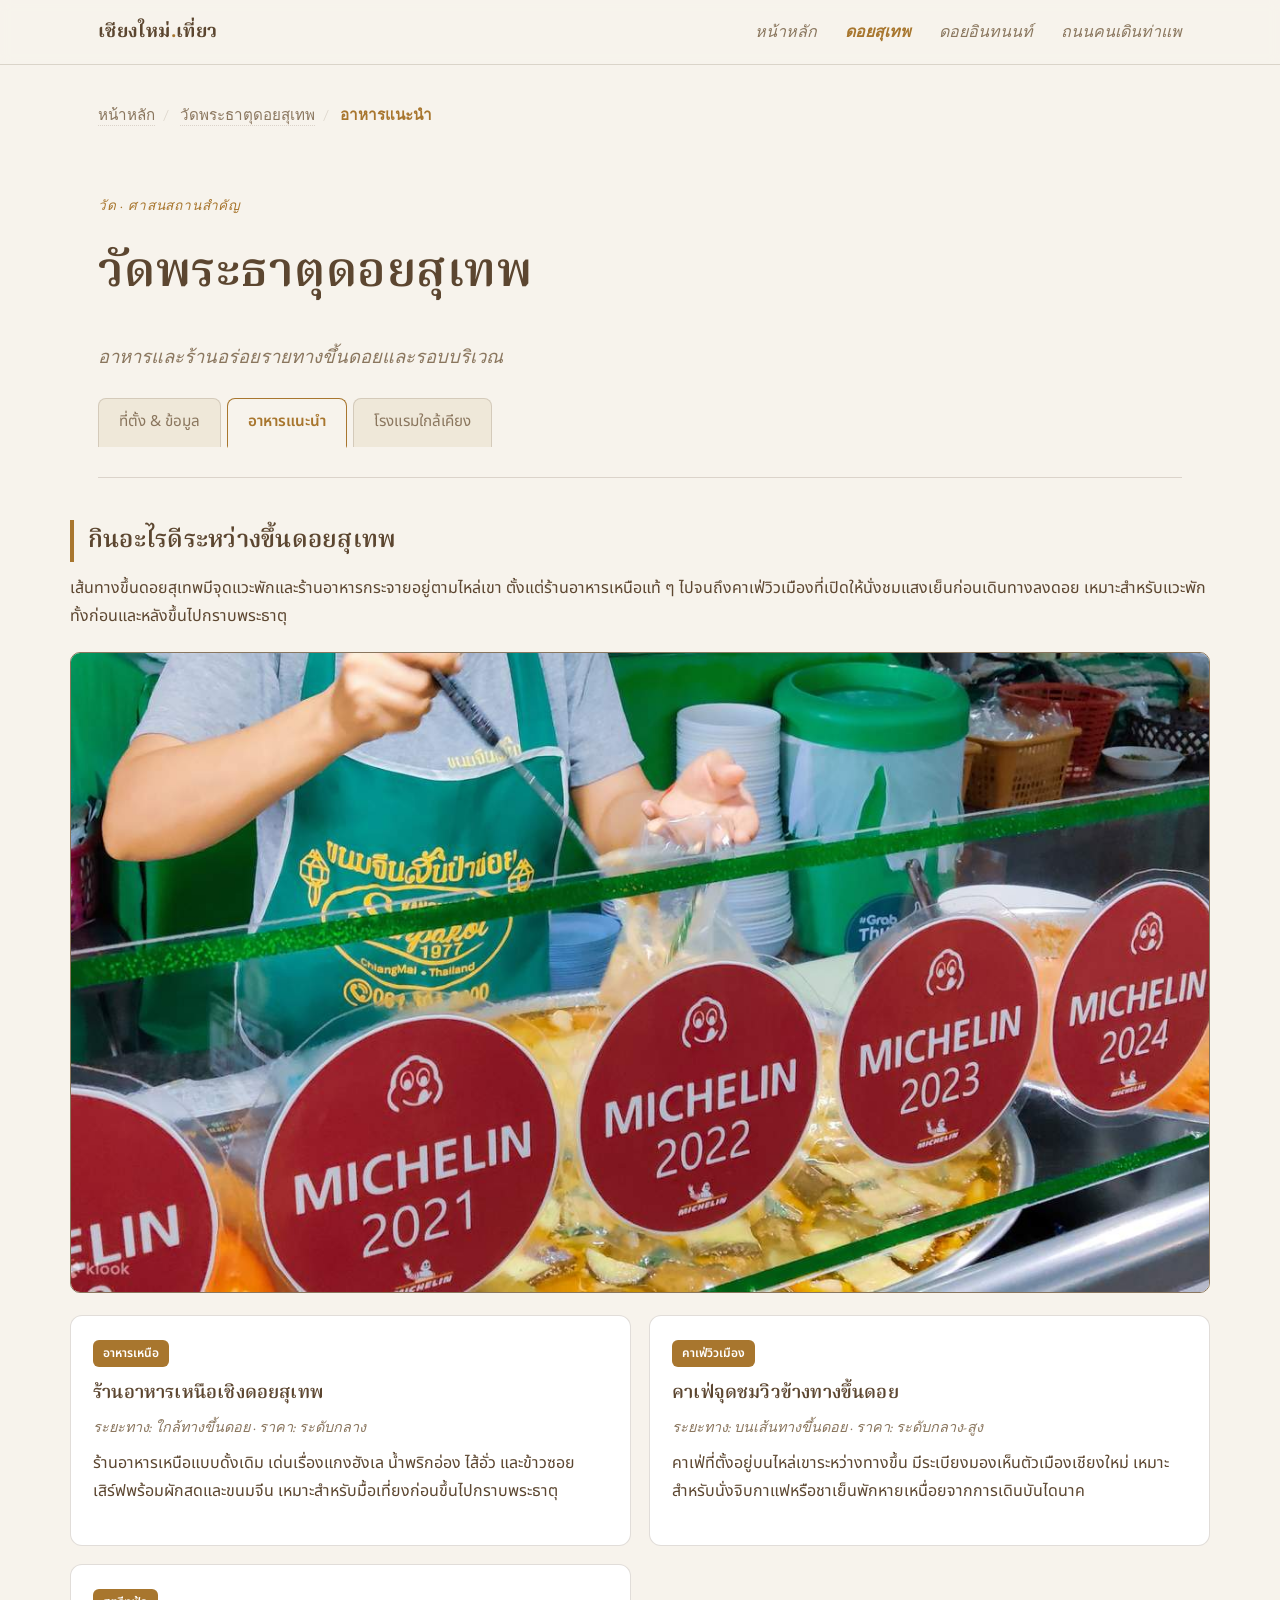
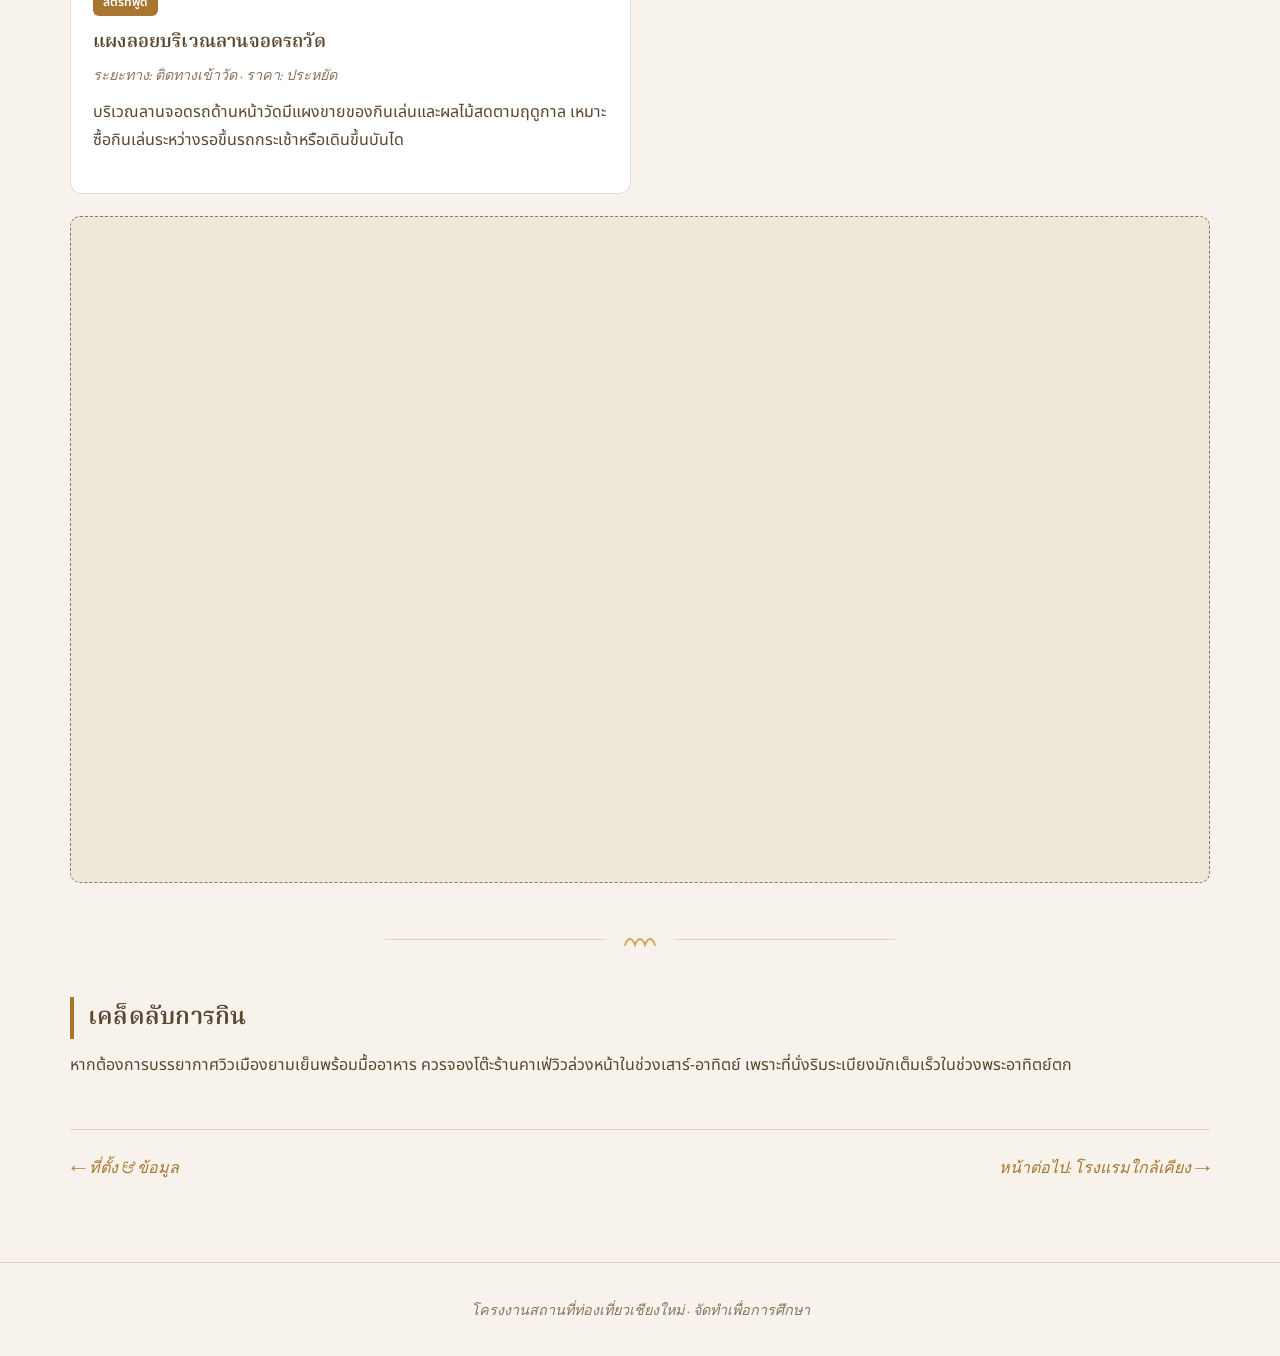
<file: doisuthep-2.html>
<!DOCTYPE html>
<html lang="th">
<head>
<meta charset="UTF-8">
<meta name="viewport" content="width=device-width, initial-scale=1.0">
<meta name="referrer" content="strict-origin-when-cross-origin">
<title>วัดพระธาตุดอยสุเทพ — อาหารแนะนำ | เชียงใหม่.เที่ยว</title>
<link rel="stylesheet" href="assets/style.css">
</head>
<body class="theme-gold">

<nav class="topnav">
  <div class="wrap">
    <div class="brand">เชียงใหม่<span>.</span>เที่ยว</div>
    <div class="navlinks">
      <a href="index.html">หน้าหลัก</a>
      <a href="doisuthep-1.html" class="active">ดอยสุเทพ</a>
      <a href="doiinthanon-1.html">ดอยอินทนนท์</a>
      <a href="thapae-1.html">ถนนคนเดินท่าแพ</a>
    </div>
  </div>
</nav>

<div class="wrap">
  <p class="crumb">
    <a href="index.html">หน้าหลัก</a><span class="sep">/</span>
    <a href="doisuthep-1.html">วัดพระธาตุดอยสุเทพ</a><span class="sep">/</span>
    <span class="here">อาหารแนะนำ</span>
  </p>

  <header class="place-hero">
    <p class="eyebrow">วัด · ศาสนสถานสำคัญ</p>
    <h1>วัดพระธาตุดอยสุเทพ</h1>
    <p class="sub">อาหารและร้านอร่อยรายทางขึ้นดอยและรอบบริเวณ</p>

    <nav class="tabs">
      <a href="doisuthep-1.html">ที่ตั้ง &amp; ข้อมูล</a>
      <a href="doisuthep-2.html" class="active">อาหารแนะนำ</a>
      <a href="doisuthep-3.html">โรงแรมใกล้เคียง</a>
    </nav>
  </header>
</div>

<main class="content wrap">
  <article>
    <h2>กินอะไรดีระหว่างขึ้นดอยสุเทพ</h2>
    <p>เส้นทางขึ้นดอยสุเทพมีจุดแวะพักและร้านอาหารกระจายอยู่ตามไหล่เขา ตั้งแต่ร้านอาหารเหนือแท้ ๆ ไปจนถึงคาเฟ่วิวเมืองที่เปิดให้นั่งชมแสงเย็นก่อนเดินทางลงดอย เหมาะสำหรับแวะพักทั้งก่อนและหลังขึ้นไปกราบพระธาตุ</p>

    <div class="media-slot image-slot has-photo" data-caption="รูปอาหารเหนือ / ร้านอาหารวิวดอย">
              <img src="assets/ทริป_DoiSuthep-_ดอยสุเทพ_,วัดผาลาดและสตรีทฟู้ดมิชลินกับคนท้องถิ่น.jpg" alt="รูปอาหารเหนือ / ร้านอาหารวิวดอย" onerror="this.parentElement.classList.remove('has-photo'); this.remove();">
              <span class="slot-placeholder"><span class="icon">🖼️</span>รูปอาหารเหนือ / ร้านอาหารวิวดอย</span>
            </div>

    <div class="listing-grid">
      <div class="listing">
        <span class="tag">อาหารเหนือ</span>
        <h3>ร้านอาหารเหนือเชิงดอยสุเทพ</h3>
        <p class="meta">ระยะทาง: ใกล้ทางขึ้นดอย · ราคา: ระดับกลาง</p>
        <p>ร้านอาหารเหนือแบบดั้งเดิม เด่นเรื่องแกงฮังเล น้ำพริกอ่อง ไส้อั่ว และข้าวซอย เสิร์ฟพร้อมผักสดและขนมจีน เหมาะสำหรับมื้อเที่ยงก่อนขึ้นไปกราบพระธาตุ</p>
      </div>

      <div class="listing">
        <span class="tag">คาเฟ่วิวเมือง</span>
        <h3>คาเฟ่จุดชมวิวข้างทางขึ้นดอย</h3>
        <p class="meta">ระยะทาง: บนเส้นทางขึ้นดอย · ราคา: ระดับกลาง-สูง</p>
        <p>คาเฟ่ที่ตั้งอยู่บนไหล่เขาระหว่างทางขึ้น มีระเบียงมองเห็นตัวเมืองเชียงใหม่ เหมาะสำหรับนั่งจิบกาแฟหรือชาเย็นพักหายเหนื่อยจากการเดินบันไดนาค</p>
      </div>

      <div class="listing">
        <span class="tag">สตรีทฟู้ด</span>
        <h3>แผงลอยบริเวณลานจอดรถวัด</h3>
        <p class="meta">ระยะทาง: ติดทางเข้าวัด · ราคา: ประหยัด</p>
        <p>บริเวณลานจอดรถด้านหน้าวัดมีแผงขายของกินเล่นและผลไม้สดตามฤดูกาล เหมาะซื้อกินเล่นระหว่างรอขึ้นรถกระเช้าหรือเดินขึ้นบันได</p>
      </div>
    </div>

    <div class="media-slot video-slot" data-youtube="https://www.youtube.com/watch?v=ivVdO8auaj4">
      <span class="icon">🎬</span>
      วิดีโอพาชิมอาหารเหนือใกล้ดอยสุเทพ
        <small class="slot-hint">ใส่ลิงก์ YouTube ถาวรได้ที่ data-youtube="…" ในโค้ดของช่องนี้</small>
      </div>

    <div class="lanna-divider">
      <span class="line"></span>
      <svg viewBox="0 0 34 18" fill="none" xmlns="http://www.w3.org/2000/svg">
        <path d="M2 14C5 6 9 6 12 14C15 6 19 6 22 14C25 6 29 6 32 14" stroke="currentColor" stroke-width="2" stroke-linecap="round"/>
      </svg>
      <span class="line"></span>
    </div>

    <h2>เคล็ดลับการกิน</h2>
    <p>หากต้องการบรรยากาศวิวเมืองยามเย็นพร้อมมื้ออาหาร ควรจองโต๊ะร้านคาเฟ่วิวล่วงหน้าในช่วงเสาร์-อาทิตย์ เพราะที่นั่งริมระเบียงมักเต็มเร็วในช่วงพระอาทิตย์ตก</p>
  </article>

  <div class="subnav">
    <a href="doisuthep-1.html">← ที่ตั้ง &amp; ข้อมูล</a>
    <a href="doisuthep-3.html">หน้าต่อไป: โรงแรมใกล้เคียง →</a>
  </div>
</main>

<footer>
  <div class="wrap">โครงงานสถานที่ท่องเที่ยวเชียงใหม่ · จัดทำเพื่อการศึกษา</div>
</footer>

<script src="assets/site.js" defer></script>
</body>
</html>
</file>
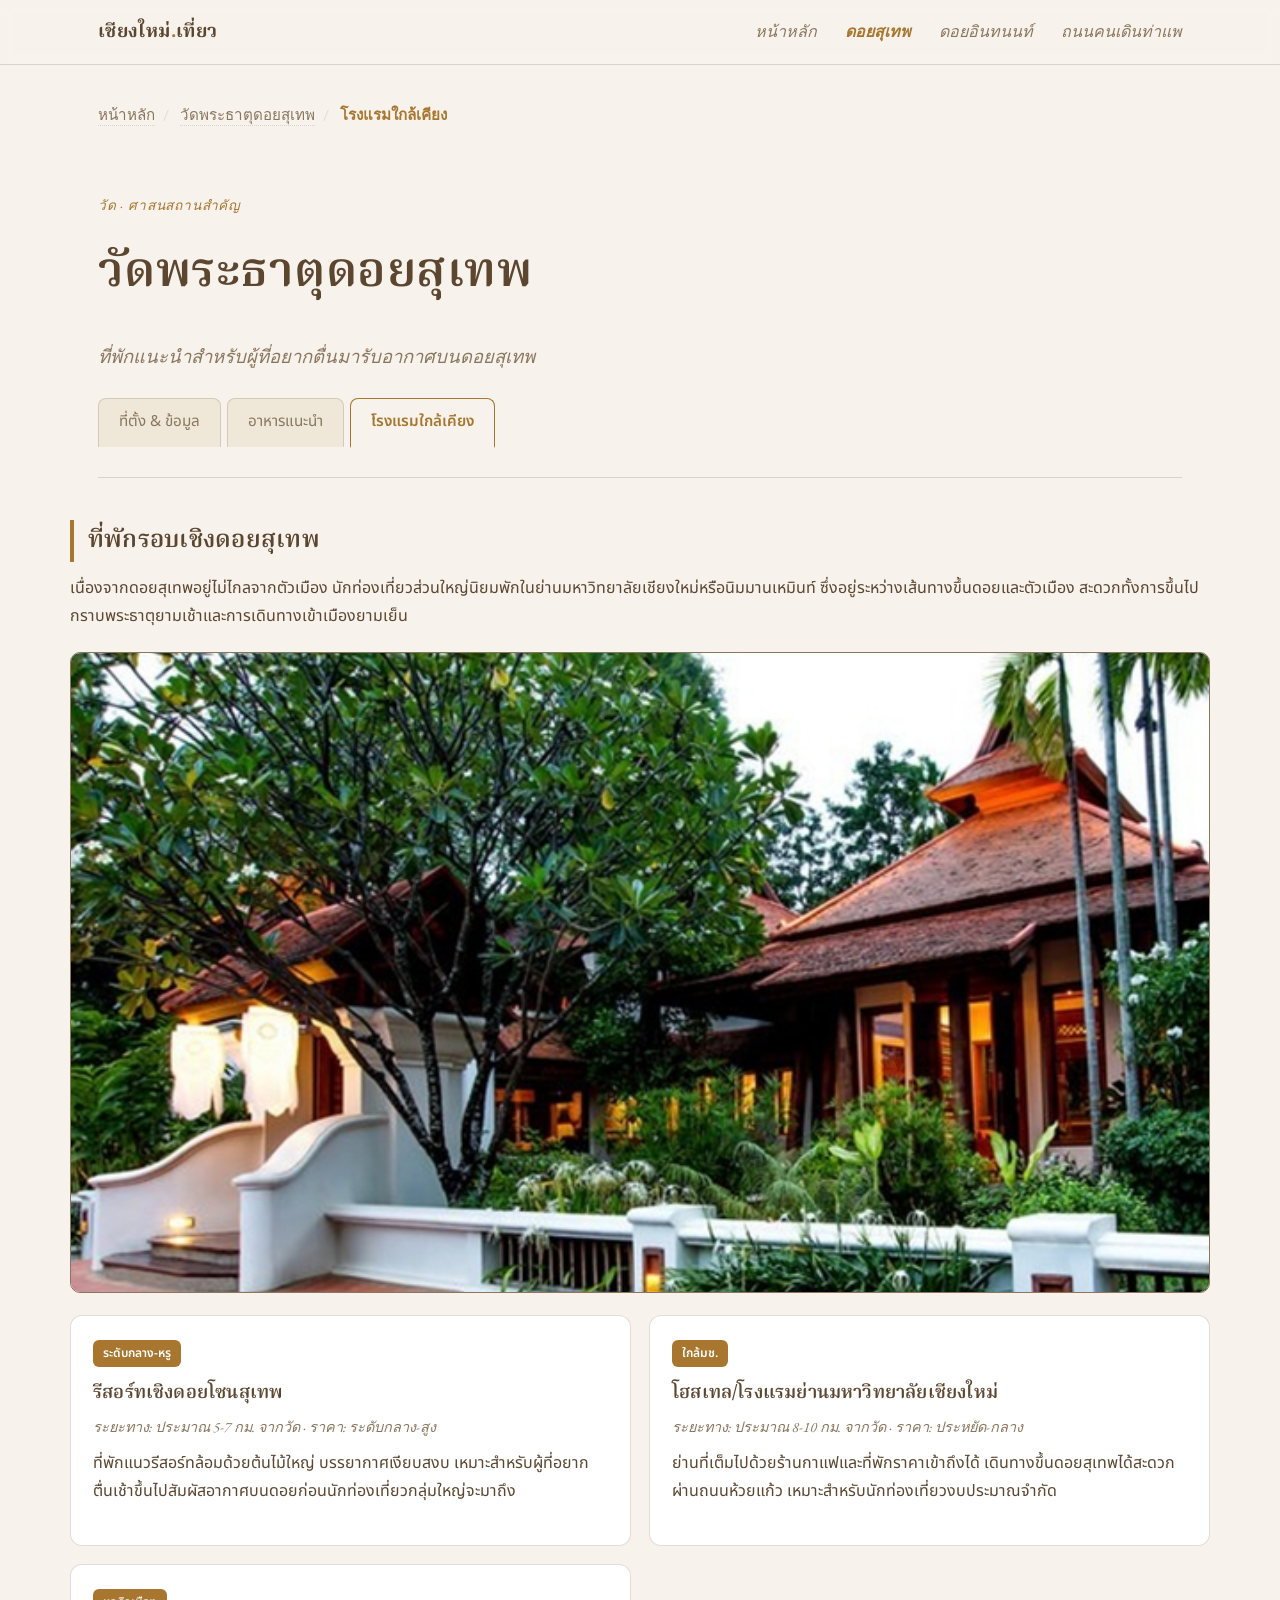
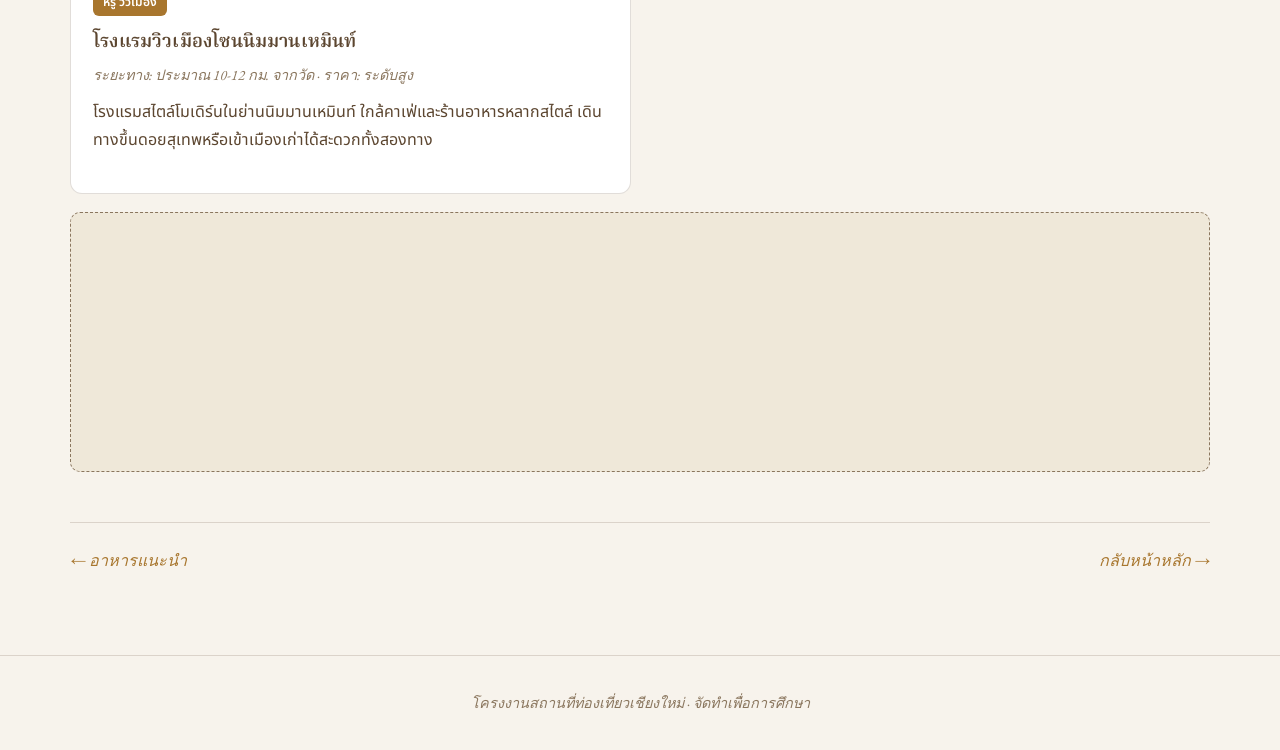
<file: doisuthep-3.html>
<!DOCTYPE html>
<html lang="th">
<head>
<meta charset="UTF-8">
<meta name="viewport" content="width=device-width, initial-scale=1.0">
<meta name="referrer" content="strict-origin-when-cross-origin">
<title>วัดพระธาตุดอยสุเทพ — โรงแรมใกล้เคียง | เชียงใหม่.เที่ยว</title>
<link rel="stylesheet" href="assets/style.css">
</head>
<body class="theme-gold">

<nav class="topnav">
  <div class="wrap">
    <div class="brand">เชียงใหม่<span>.</span>เที่ยว</div>
    <div class="navlinks">
      <a href="index.html">หน้าหลัก</a>
      <a href="doisuthep-1.html" class="active">ดอยสุเทพ</a>
      <a href="doiinthanon-1.html">ดอยอินทนนท์</a>
      <a href="thapae-1.html">ถนนคนเดินท่าแพ</a>
    </div>
  </div>
</nav>

<div class="wrap">
  <p class="crumb">
    <a href="index.html">หน้าหลัก</a><span class="sep">/</span>
    <a href="doisuthep-1.html">วัดพระธาตุดอยสุเทพ</a><span class="sep">/</span>
    <span class="here">โรงแรมใกล้เคียง</span>
  </p>

  <header class="place-hero">
    <p class="eyebrow">วัด · ศาสนสถานสำคัญ</p>
    <h1>วัดพระธาตุดอยสุเทพ</h1>
    <p class="sub">ที่พักแนะนำสำหรับผู้ที่อยากตื่นมารับอากาศบนดอยสุเทพ</p>

    <nav class="tabs">
      <a href="doisuthep-1.html">ที่ตั้ง &amp; ข้อมูล</a>
      <a href="doisuthep-2.html">อาหารแนะนำ</a>
      <a href="doisuthep-3.html" class="active">โรงแรมใกล้เคียง</a>
    </nav>
  </header>
</div>

<main class="content wrap">
  <article>
    <h2>ที่พักรอบเชิงดอยสุเทพ</h2>
    <p>เนื่องจากดอยสุเทพอยู่ไม่ไกลจากตัวเมือง นักท่องเที่ยวส่วนใหญ่นิยมพักในย่านมหาวิทยาลัยเชียงใหม่หรือนิมมานเหมินท์ ซึ่งอยู่ระหว่างเส้นทางขึ้นดอยและตัวเมือง สะดวกทั้งการขึ้นไปกราบพระธาตุยามเช้าและการเดินทางเข้าเมืองยามเย็น</p>

    <div class="media-slot image-slot has-photo" data-caption="รูปโรงแรม/รีสอร์ทใกล้เชิงดอยสุเทพ">
              <img src="assets/om7x1fnecqSDgOQ0C4m-o.jpg" alt="รูปโรงแรม/รีสอร์ทใกล้เชิงดอยสุเทพ" onerror="this.parentElement.classList.remove('has-photo'); this.remove();">
              <span class="slot-placeholder"><span class="icon">🖼️</span>รูปโรงแรม/รีสอร์ทใกล้เชิงดอยสุเทพ</span>
            </div>

    <div class="listing-grid">
      <div class="listing">
        <span class="tag">ระดับกลาง-หรู</span>
        <h3>รีสอร์ทเชิงดอยโซนสุเทพ</h3>
        <p class="meta">ระยะทาง: ประมาณ 5-7 กม. จากวัด · ราคา: ระดับกลาง-สูง</p>
        <p>ที่พักแนวรีสอร์ทล้อมด้วยต้นไม้ใหญ่ บรรยากาศเงียบสงบ เหมาะสำหรับผู้ที่อยากตื่นเช้าขึ้นไปสัมผัสอากาศบนดอยก่อนนักท่องเที่ยวกลุ่มใหญ่จะมาถึง</p>
      </div>

      <div class="listing">
        <span class="tag">ใกล้มช.</span>
        <h3>โฮสเทล/โรงแรมย่านมหาวิทยาลัยเชียงใหม่</h3>
        <p class="meta">ระยะทาง: ประมาณ 8-10 กม. จากวัด · ราคา: ประหยัด-กลาง</p>
        <p>ย่านที่เต็มไปด้วยร้านกาแฟและที่พักราคาเข้าถึงได้ เดินทางขึ้นดอยสุเทพได้สะดวกผ่านถนนห้วยแก้ว เหมาะสำหรับนักท่องเที่ยวงบประมาณจำกัด</p>
      </div>

      <div class="listing">
        <span class="tag">หรู วิวเมือง</span>
        <h3>โรงแรมวิวเมืองโซนนิมมานเหมินท์</h3>
        <p class="meta">ระยะทาง: ประมาณ 10-12 กม. จากวัด · ราคา: ระดับสูง</p>
        <p>โรงแรมสไตล์โมเดิร์นในย่านนิมมานเหมินท์ ใกล้คาเฟ่และร้านอาหารหลากสไตล์ เดินทางขึ้นดอยสุเทพหรือเข้าเมืองเก่าได้สะดวกทั้งสองทาง</p>
      </div>
    </div>

    <div class="map-slot">
      <iframe src="https://www.google.com/maps/embed?pb=!1m18!1m12!1m3!1d5341.748879222767!2d98.95352925098058!3d18.789824282727146!2m3!1f0!2f0!3f0!3m2!1i1024!2i768!4f13.1!3m3!1m2!1s0x30da3a70e8f0bb19%3A0xb2e80a4fd3b1656d!2z4LmC4Lij4LiH4LmB4Lij4Lih4Liq4Li04LiZ4LiY4LiZ4LiyIOC4o-C4teC4quC4reC4o-C5jOC4lyDguYDguIrguLXguKLguIfguYPguKvguKHguYg!5e0!3m2!1sth!2sth!4v1787111077182!5m2!1sth!2sth" width="800" height="600" style="border:0;" allowfullscreen="" loading="lazy" referrerpolicy="strict-origin-when-cross-origin"></iframe>
    </div>
  </article>

  <div class="subnav">
    <a href="doisuthep-2.html">← อาหารแนะนำ</a>
    <a href="index.html">กลับหน้าหลัก →</a>
  </div>
</main>

<footer>
  <div class="wrap">โครงงานสถานที่ท่องเที่ยวเชียงใหม่ · จัดทำเพื่อการศึกษา</div>
</footer>

<script src="assets/site.js" defer></script>
</body>
</html>
</file>
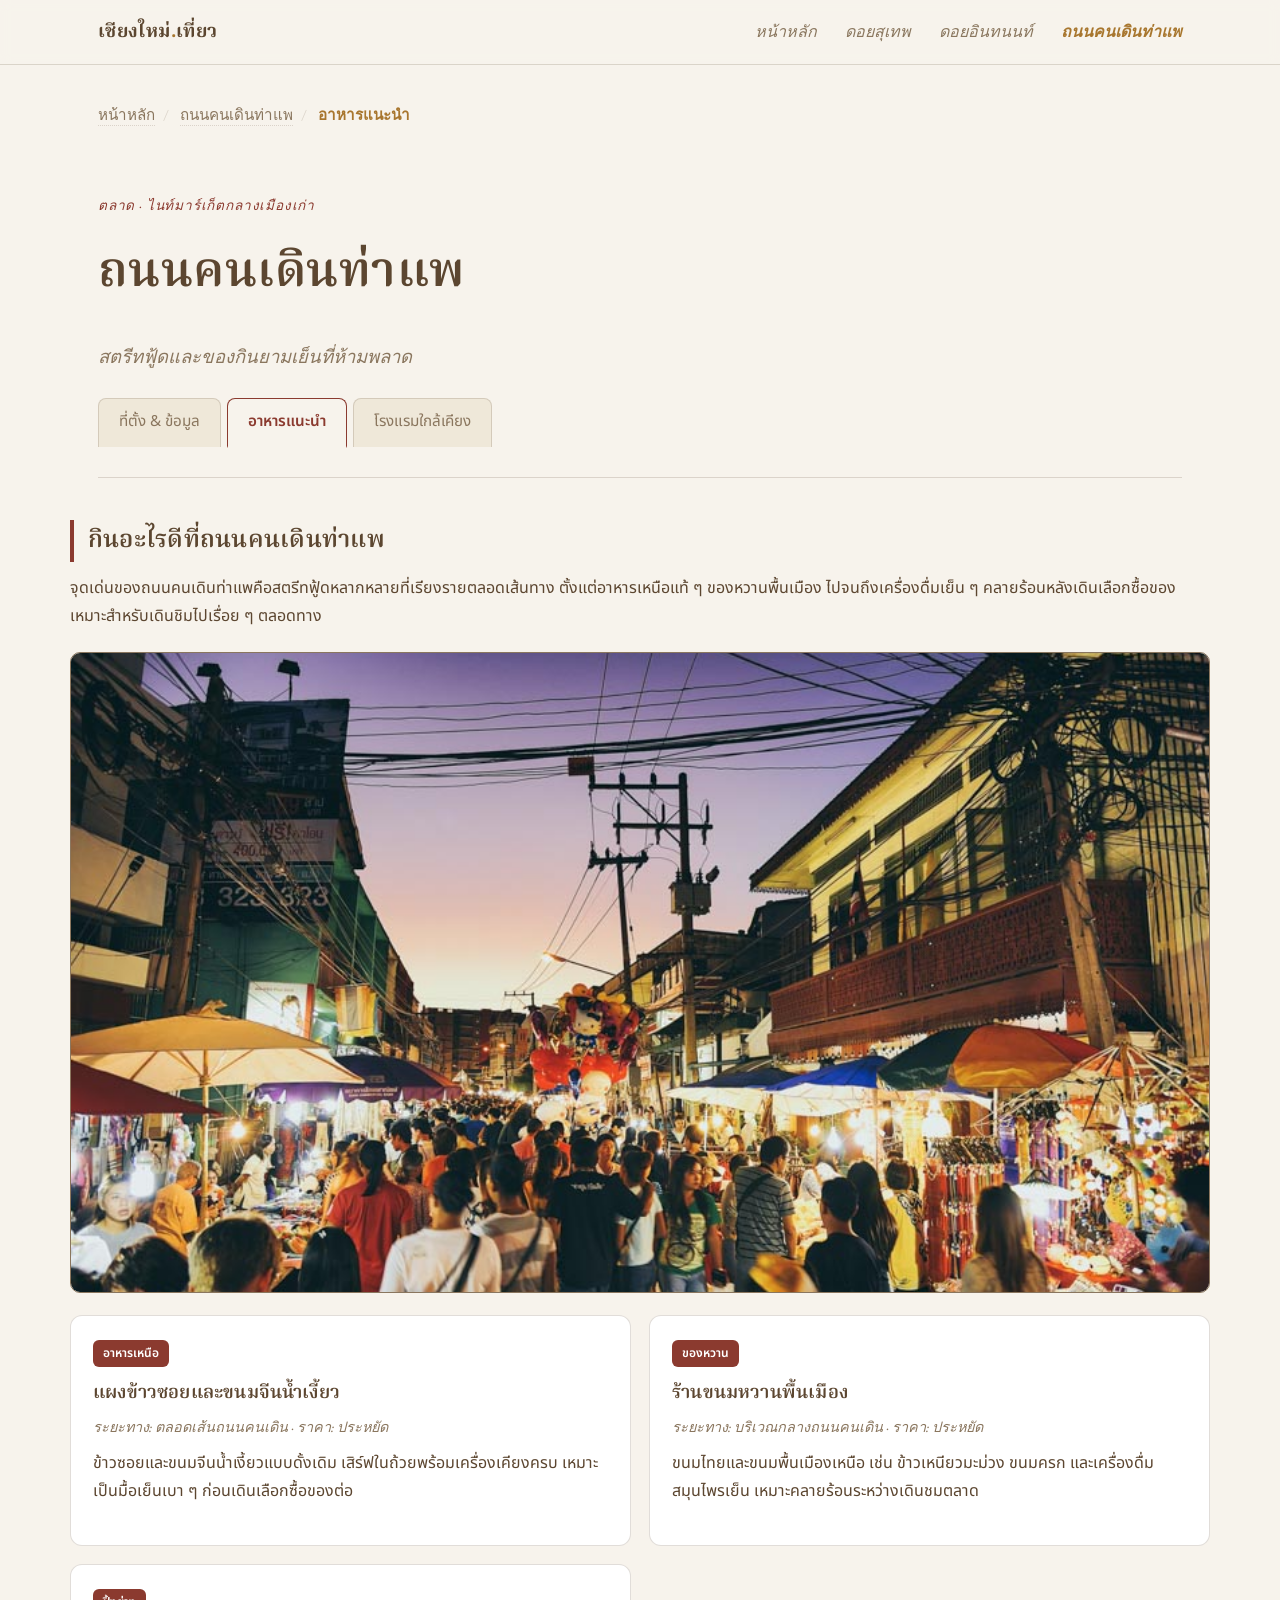
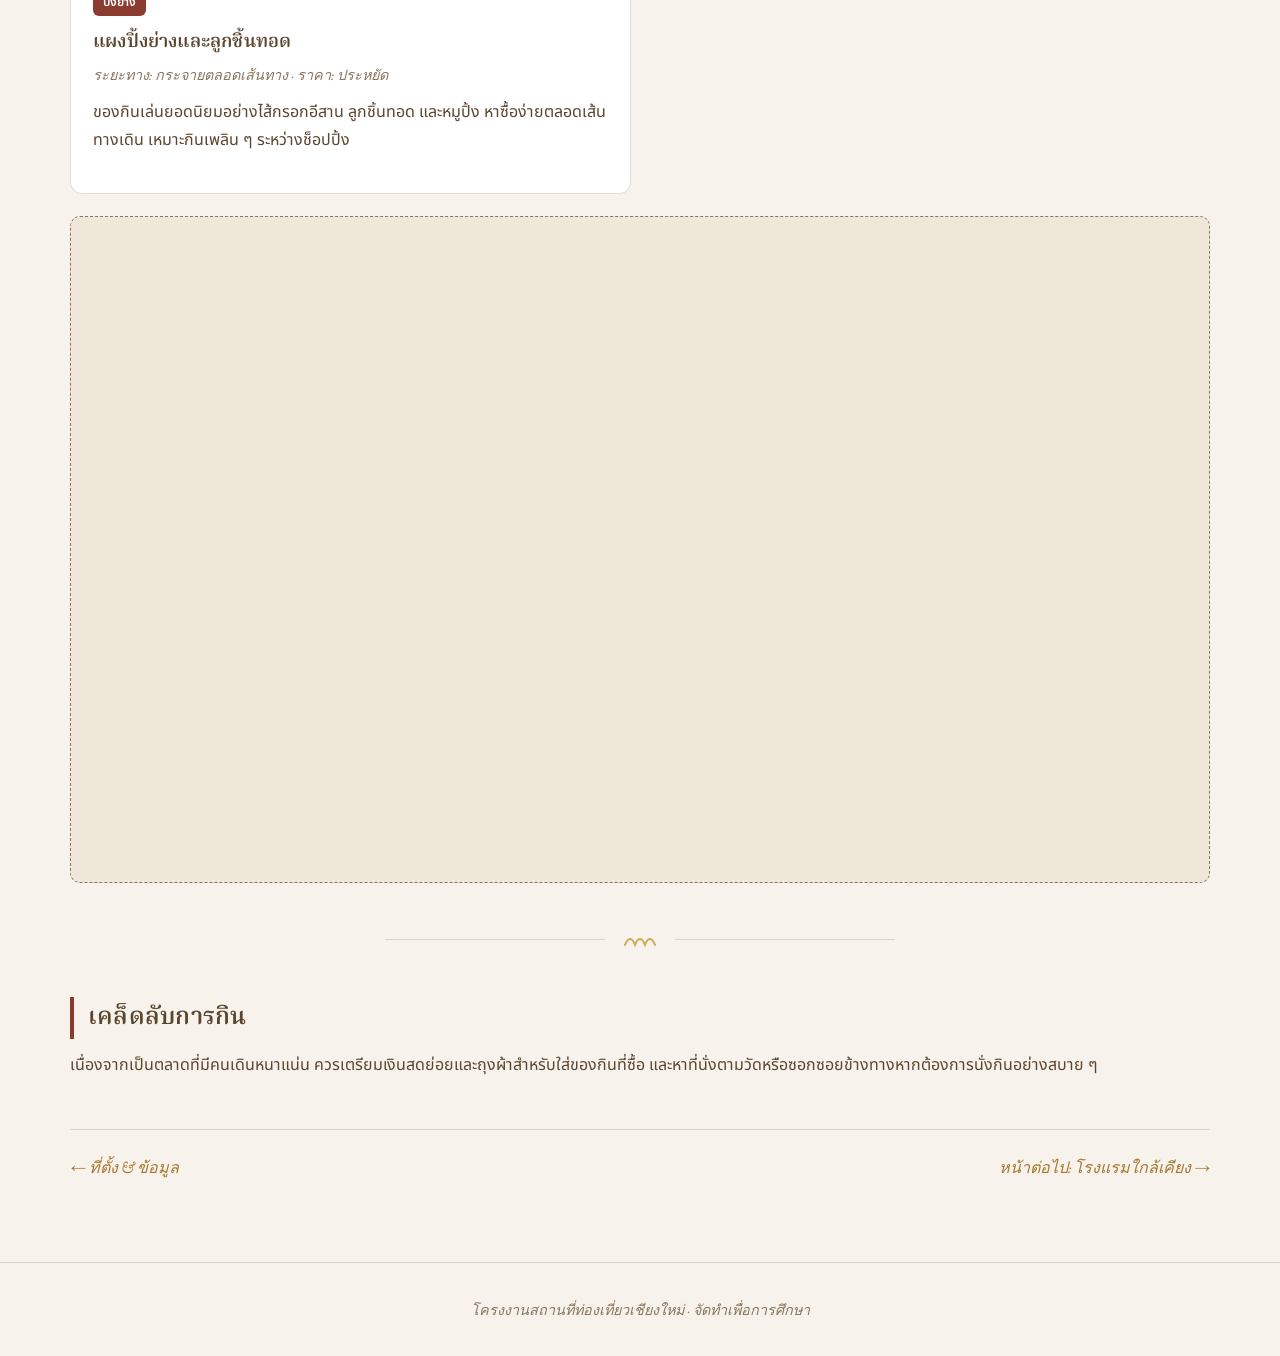
<file: thapae-2.html>
<!DOCTYPE html>
<html lang="th">
<head>
<meta charset="UTF-8">
<meta name="viewport" content="width=device-width, initial-scale=1.0">
<meta name="referrer" content="strict-origin-when-cross-origin">
<title>ถนนคนเดินท่าแพ — อาหารแนะนำ | เชียงใหม่.เที่ยว</title>
<link rel="stylesheet" href="assets/style.css">
</head>
<body class="theme-brick">

<nav class="topnav">
  <div class="wrap">
    <div class="brand">เชียงใหม่<span>.</span>เที่ยว</div>
    <div class="navlinks">
      <a href="index.html">หน้าหลัก</a>
      <a href="doisuthep-1.html">ดอยสุเทพ</a>
      <a href="doiinthanon-1.html">ดอยอินทนนท์</a>
      <a href="thapae-1.html" class="active">ถนนคนเดินท่าแพ</a>
    </div>
  </div>
</nav>

<div class="wrap">
  <p class="crumb">
    <a href="index.html">หน้าหลัก</a><span class="sep">/</span>
    <a href="thapae-1.html">ถนนคนเดินท่าแพ</a><span class="sep">/</span>
    <span class="here">อาหารแนะนำ</span>
  </p>

  <header class="place-hero">
    <p class="eyebrow">ตลาด · ไนท์มาร์เก็ตกลางเมืองเก่า</p>
    <h1>ถนนคนเดินท่าแพ</h1>
    <p class="sub">สตรีทฟู้ดและของกินยามเย็นที่ห้ามพลาด</p>

    <nav class="tabs">
      <a href="thapae-1.html">ที่ตั้ง &amp; ข้อมูล</a>
      <a href="thapae-2.html" class="active">อาหารแนะนำ</a>
      <a href="thapae-3.html">โรงแรมใกล้เคียง</a>
    </nav>
  </header>
</div>

<main class="content wrap">
  <article>
    <h2>กินอะไรดีที่ถนนคนเดินท่าแพ</h2>
    <p>จุดเด่นของถนนคนเดินท่าแพคือสตรีทฟู้ดหลากหลายที่เรียงรายตลอดเส้นทาง ตั้งแต่อาหารเหนือแท้ ๆ ของหวานพื้นเมือง ไปจนถึงเครื่องดื่มเย็น ๆ คลายร้อนหลังเดินเลือกซื้อของ เหมาะสำหรับเดินชิมไปเรื่อย ๆ ตลอดทาง</p>

    <div class="media-slot image-slot has-photo" data-caption="รูปสตรีทฟู้ดบนถนนคนเดินท่าแพ">
              <img src="assets/0c50bb70-fa3c-11e9-86dd-238985cbbd60_original.jpg" alt="รูปสตรีทฟู้ดบนถนนคนเดินท่าแพ" onerror="this.parentElement.classList.remove('has-photo'); this.remove();">
              <span class="slot-placeholder"><span class="icon">🖼️</span>รูปสตรีทฟู้ดบนถนนคนเดินท่าแพ</span>
            </div>

    <div class="listing-grid">
      <div class="listing">
        <span class="tag">อาหารเหนือ</span>
        <h3>แผงข้าวซอยและขนมจีนน้ำเงี้ยว</h3>
        <p class="meta">ระยะทาง: ตลอดเส้นถนนคนเดิน · ราคา: ประหยัด</p>
        <p>ข้าวซอยและขนมจีนน้ำเงี้ยวแบบดั้งเดิม เสิร์ฟในถ้วยพร้อมเครื่องเคียงครบ เหมาะเป็นมื้อเย็นเบา ๆ ก่อนเดินเลือกซื้อของต่อ</p>
      </div>

      <div class="listing">
        <span class="tag">ของหวาน</span>
        <h3>ร้านขนมหวานพื้นเมือง</h3>
        <p class="meta">ระยะทาง: บริเวณกลางถนนคนเดิน · ราคา: ประหยัด</p>
        <p>ขนมไทยและขนมพื้นเมืองเหนือ เช่น ข้าวเหนียวมะม่วง ขนมครก และเครื่องดื่มสมุนไพรเย็น เหมาะคลายร้อนระหว่างเดินชมตลาด</p>
      </div>

      <div class="listing">
        <span class="tag">ปิ้งย่าง</span>
        <h3>แผงปิ้งย่างและลูกชิ้นทอด</h3>
        <p class="meta">ระยะทาง: กระจายตลอดเส้นทาง · ราคา: ประหยัด</p>
        <p>ของกินเล่นยอดนิยมอย่างไส้กรอกอีสาน ลูกชิ้นทอด และหมูปิ้ง หาซื้อง่ายตลอดเส้นทางเดิน เหมาะกินเพลิน ๆ ระหว่างช็อปปิ้ง</p>
      </div>
    </div>

    <div class="media-slot video-slot" data-youtube="https://www.youtube.com/watch?v=ya0FM1TXT3s">
      <span class="icon">🎬</span>
      วิดีโอพาเดินชิมสตรีทฟู้ดถนนคนเดิน
        <small class="slot-hint">ใส่ลิงก์ YouTube ถาวรได้ที่ data-youtube="…" ในโค้ดของช่องนี้</small>
      </div>

    <div class="lanna-divider">
      <span class="line"></span>
      <svg viewBox="0 0 34 18" fill="none" xmlns="http://www.w3.org/2000/svg">
        <path d="M2 14C5 6 9 6 12 14C15 6 19 6 22 14C25 6 29 6 32 14" stroke="currentColor" stroke-width="2" stroke-linecap="round"/>
      </svg>
      <span class="line"></span>
    </div>

    <h2>เคล็ดลับการกิน</h2>
    <p>เนื่องจากเป็นตลาดที่มีคนเดินหนาแน่น ควรเตรียมเงินสดย่อยและถุงผ้าสำหรับใส่ของกินที่ซื้อ และหาที่นั่งตามวัดหรือซอกซอยข้างทางหากต้องการนั่งกินอย่างสบาย ๆ</p>
  </article>

  <div class="subnav">
    <a href="thapae-1.html">← ที่ตั้ง &amp; ข้อมูล</a>
    <a href="thapae-3.html">หน้าต่อไป: โรงแรมใกล้เคียง →</a>
  </div>
</main>

<footer>
  <div class="wrap">โครงงานสถานที่ท่องเที่ยวเชียงใหม่ · จัดทำเพื่อการศึกษา</div>
</footer>

<script src="assets/site.js" defer></script>
</body>
</html>
</file>
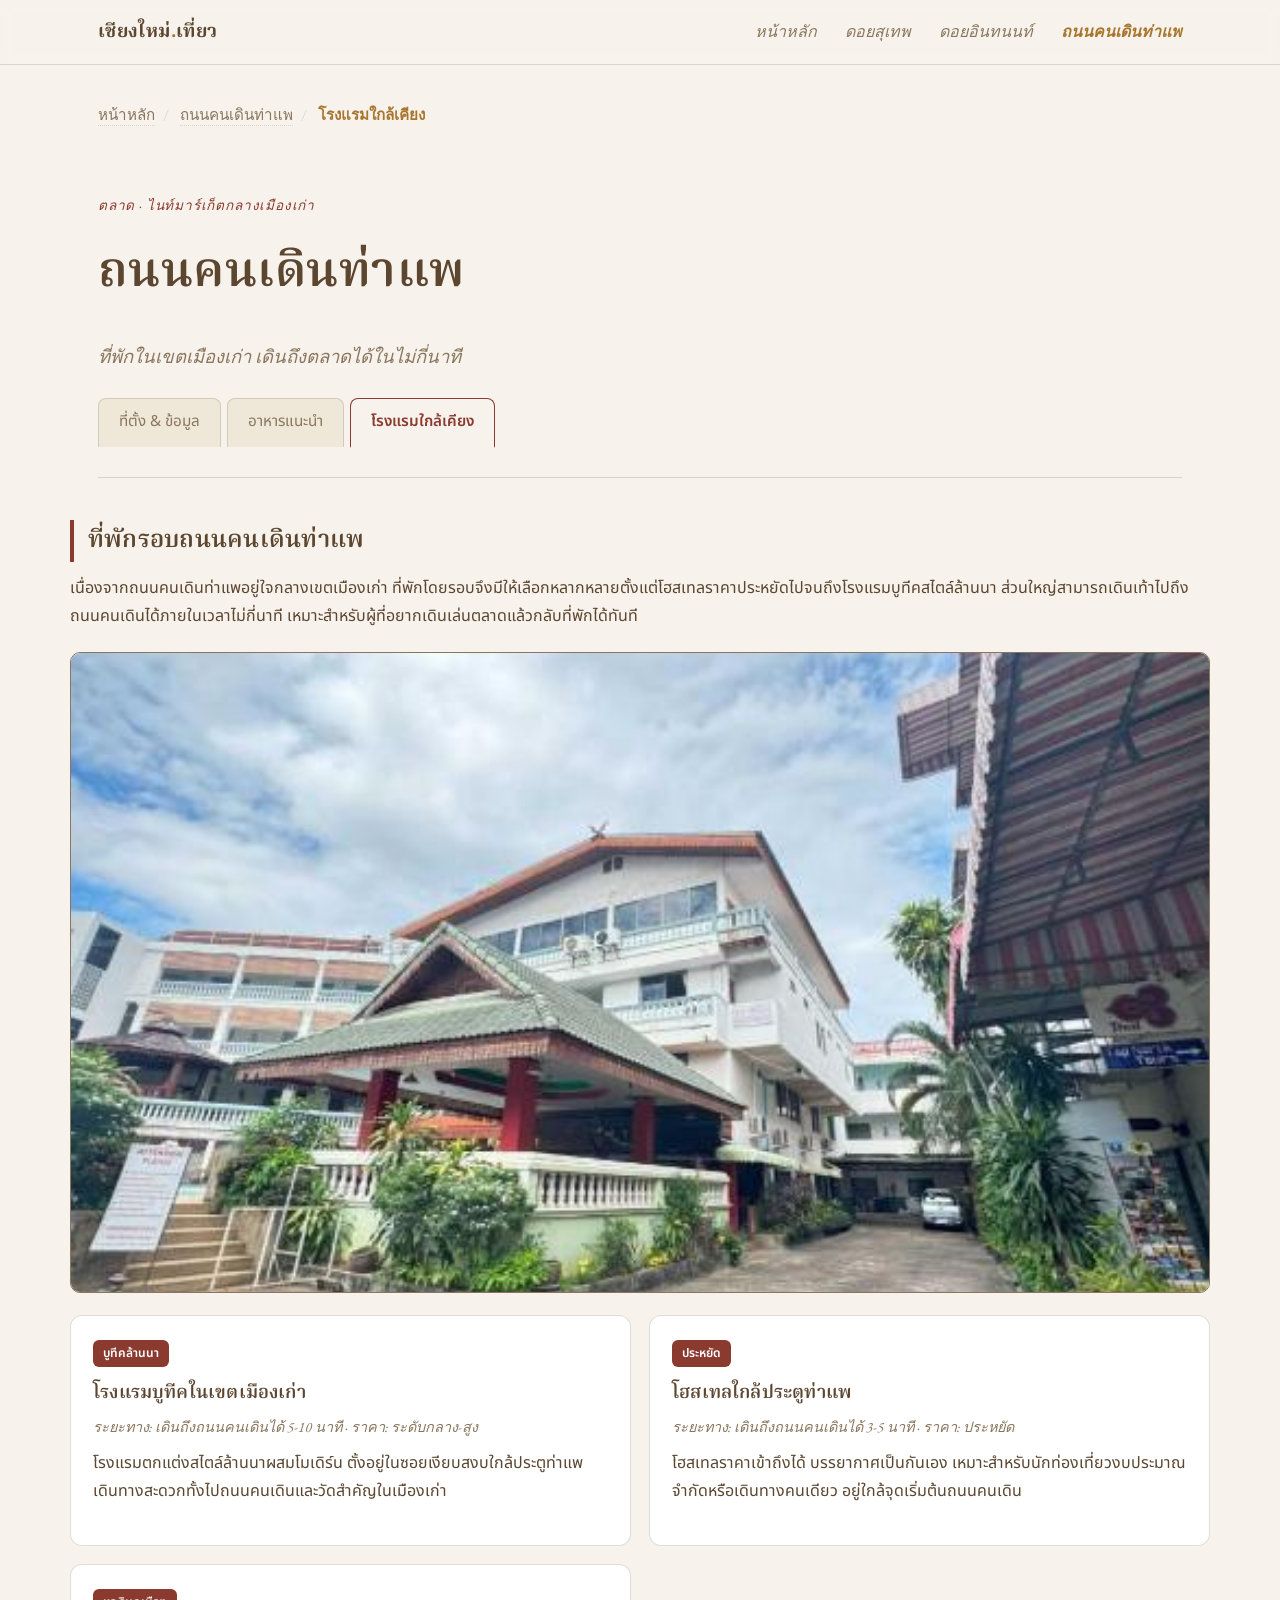
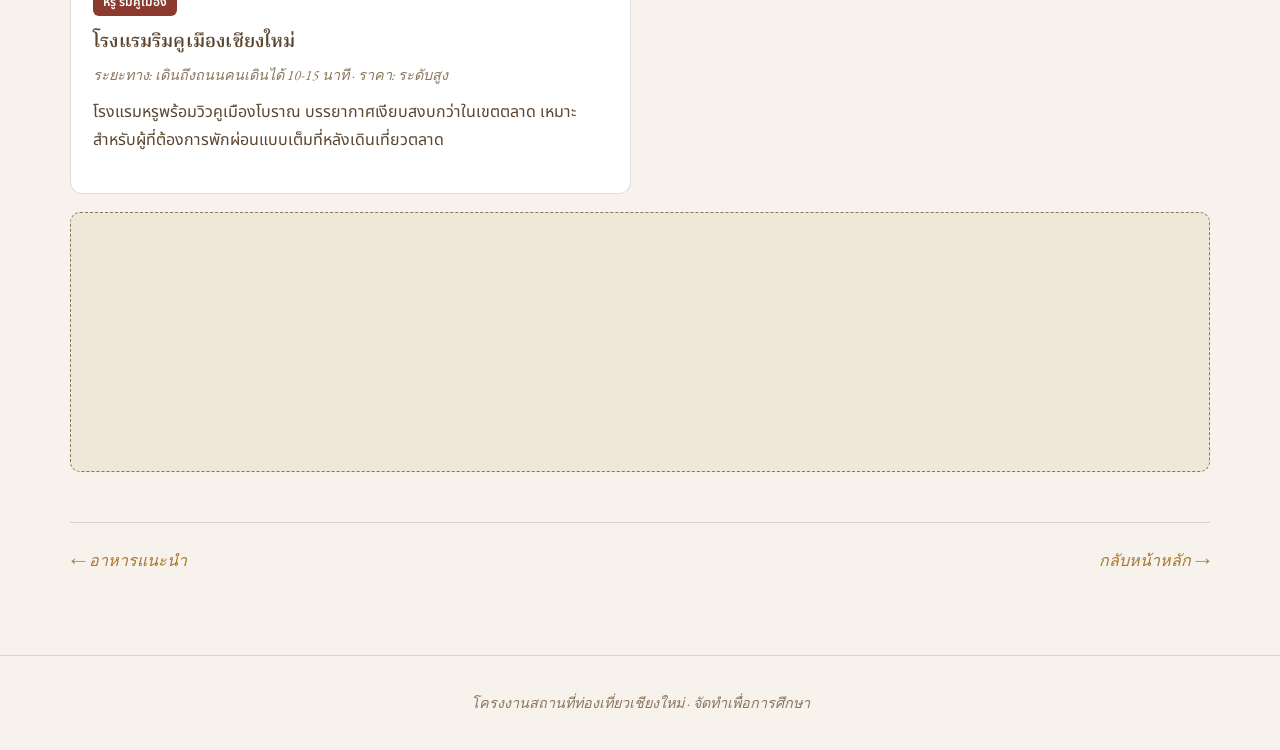
<file: thapae-3.html>
<!DOCTYPE html>
<html lang="th">
<head>
<meta charset="UTF-8">
<meta name="viewport" content="width=device-width, initial-scale=1.0">
<meta name="referrer" content="strict-origin-when-cross-origin">
<title>ถนนคนเดินท่าแพ — โรงแรมใกล้เคียง | เชียงใหม่.เที่ยว</title>
<link rel="stylesheet" href="assets/style.css">
</head>
<body class="theme-brick">

<nav class="topnav">
  <div class="wrap">
    <div class="brand">เชียงใหม่<span>.</span>เที่ยว</div>
    <div class="navlinks">
      <a href="index.html">หน้าหลัก</a>
      <a href="doisuthep-1.html">ดอยสุเทพ</a>
      <a href="doiinthanon-1.html">ดอยอินทนนท์</a>
      <a href="thapae-1.html" class="active">ถนนคนเดินท่าแพ</a>
    </div>
  </div>
</nav>

<div class="wrap">
  <p class="crumb">
    <a href="index.html">หน้าหลัก</a><span class="sep">/</span>
    <a href="thapae-1.html">ถนนคนเดินท่าแพ</a><span class="sep">/</span>
    <span class="here">โรงแรมใกล้เคียง</span>
  </p>

  <header class="place-hero">
    <p class="eyebrow">ตลาด · ไนท์มาร์เก็ตกลางเมืองเก่า</p>
    <h1>ถนนคนเดินท่าแพ</h1>
    <p class="sub">ที่พักในเขตเมืองเก่า เดินถึงตลาดได้ในไม่กี่นาที</p>

    <nav class="tabs">
      <a href="thapae-1.html">ที่ตั้ง &amp; ข้อมูล</a>
      <a href="thapae-2.html">อาหารแนะนำ</a>
      <a href="thapae-3.html" class="active">โรงแรมใกล้เคียง</a>
    </nav>
  </header>
</div>

<main class="content wrap">
  <article>
    <h2>ที่พักรอบถนนคนเดินท่าแพ</h2>
    <p>เนื่องจากถนนคนเดินท่าแพอยู่ใจกลางเขตเมืองเก่า ที่พักโดยรอบจึงมีให้เลือกหลากหลายตั้งแต่โฮสเทลราคาประหยัดไปจนถึงโรงแรมบูทีคสไตล์ล้านนา ส่วนใหญ่สามารถเดินเท้าไปถึงถนนคนเดินได้ภายในเวลาไม่กี่นาที เหมาะสำหรับผู้ที่อยากเดินเล่นตลาดแล้วกลับที่พักได้ทันที</p>

    <div class="media-slot image-slot has-photo" data-caption="รูปโรงแรมในเขตเมืองเก่าเชียงใหม่">
              <img src="assets/78427614664768d043b5f826502b713b.jpg" alt="รูปโรงแรมในเขตเมืองเก่าเชียงใหม่" onerror="this.parentElement.classList.remove('has-photo'); this.remove();">
              <span class="slot-placeholder"><span class="icon">🖼️</span>รูปโรงแรมในเขตเมืองเก่าเชียงใหม่</span>
            </div>

    <div class="listing-grid">
      <div class="listing">
        <span class="tag">บูทีคล้านนา</span>
        <h3>โรงแรมบูทีคในเขตเมืองเก่า</h3>
        <p class="meta">ระยะทาง: เดินถึงถนนคนเดินได้ 5-10 นาที · ราคา: ระดับกลาง-สูง</p>
        <p>โรงแรมตกแต่งสไตล์ล้านนาผสมโมเดิร์น ตั้งอยู่ในซอยเงียบสงบใกล้ประตูท่าแพ เดินทางสะดวกทั้งไปถนนคนเดินและวัดสำคัญในเมืองเก่า</p>
      </div>

      <div class="listing">
        <span class="tag">ประหยัด</span>
        <h3>โฮสเทลใกล้ประตูท่าแพ</h3>
        <p class="meta">ระยะทาง: เดินถึงถนนคนเดินได้ 3-5 นาที · ราคา: ประหยัด</p>
        <p>โฮสเทลราคาเข้าถึงได้ บรรยากาศเป็นกันเอง เหมาะสำหรับนักท่องเที่ยวงบประมาณจำกัดหรือเดินทางคนเดียว อยู่ใกล้จุดเริ่มต้นถนนคนเดิน</p>
      </div>

      <div class="listing">
        <span class="tag">หรู ริมคูเมือง</span>
        <h3>โรงแรมริมคูเมืองเชียงใหม่</h3>
        <p class="meta">ระยะทาง: เดินถึงถนนคนเดินได้ 10-15 นาที · ราคา: ระดับสูง</p>
        <p>โรงแรมหรูพร้อมวิวคูเมืองโบราณ บรรยากาศเงียบสงบกว่าในเขตตลาด เหมาะสำหรับผู้ที่ต้องการพักผ่อนแบบเต็มที่หลังเดินเที่ยวตลาด</p>
      </div>
    </div>

    <div class="map-slot">
     <iframe src="https://www.google.com/maps/embed?pb=!1m18!1m12!1m3!1d15108.29928008241!2d98.97902079654432!3d18.794818685281953!2m3!1f0!2f0!3f0!3m2!1i1024!2i768!4f13.1!3m3!1m2!1s0x30da3aa236710443%3A0x443822fc4733f500!2z4Lie4Lit4Lij4LmMIOC4l-C5iOC4suC5geC4nuC5gOC4geC4lw!5e0!3m2!1sth!2sth!4v1787115191823!5m2!1sth!2sth" width="800" height="600" style="border:0;" allowfullscreen="" loading="lazy" referrerpolicy="strict-origin-when-cross-origin"></iframe>
    </div>
  </article>

  <div class="subnav">
    <a href="thapae-2.html">← อาหารแนะนำ</a>
    <a href="index.html">กลับหน้าหลัก →</a>
  </div>
</main>

<footer>
  <div class="wrap">โครงงานสถานที่ท่องเที่ยวเชียงใหม่ · จัดทำเพื่อการศึกษา</div>
</footer>

<script src="assets/site.js" defer></script>
</body>
</html>
</file>
<file: assets/style.css>
/* ===================================================================
   เชียงใหม่ ท่องเที่ยว — Shared Stylesheet
   โทนสี: ครีมอบอุ่น + ทองเก่า + เขียวป่า + แดงอิฐ
=================================================================== */

@import url('https://fonts.googleapis.com/css2?family=Noto+Serif+Thai:wght@400;500;600;700&family=Noto+Sans+Thai:wght@300;400;500;600&family=EB+Garamond:ital@0;1&display=swap');

:root{
  --cream: #F7F3EC;
  --cream-deep: #EFE8D9;
  --ink: #5C4630;
  --ink-soft: #8A765E;
  --gold: #A8762E;
  --gold-soft: #D4A85A;
  --forest: #3F5B43;
  --forest-soft: #6E8B6F;
  --brick: #8B3A2F;
  --brick-soft: #C17A60;
  --line: rgba(92,70,48,0.18);

  --display: "Noto Serif Thai", serif;
  --body: "Noto Sans Thai", sans-serif;
  --utility: "EB Garamond", serif;

  --maxw: 1140px;
}

*{box-sizing:border-box;}
html{scroll-behavior:smooth;}
body{
  margin:0;
  background:var(--cream);
  color:var(--ink);
  font-family:var(--body);
  font-weight:400;
  line-height:1.75;
  -webkit-font-smoothing:antialiased;
}

h1,h2,h3,h4{
  font-family:var(--display);
  color:var(--ink);
  margin:0 0 .5em 0;
  font-weight:600;
  letter-spacing:.01em;
}

a{color:var(--gold); text-decoration:none;}
a:hover{color:var(--brick);}
a:focus-visible, button:focus-visible{
  outline:2px solid var(--gold);
  outline-offset:3px;
}

img{max-width:100%; display:block;}

.wrap{
  max-width:var(--maxw);
  margin:0 auto;
  padding:0 28px;
}

/* ---------- Lanna cloud divider (signature element) ---------- */
.lanna-divider{
  display:flex;
  align-items:center;
  justify-content:center;
  gap:18px;
  margin:48px 0;
  color:var(--gold-soft);
}
.lanna-divider .line{
  flex:1;
  height:1px;
  background:var(--line);
  max-width:220px;
}
.lanna-divider svg{width:34px; height:18px; flex:none;}

/* ---------- Top Nav ---------- */
.topnav{
  position:sticky; top:0; z-index:50;
  background:rgba(247,243,236,0.92);
  backdrop-filter:blur(6px);
  border-bottom:1px solid var(--line);
}
.topnav .wrap{
  display:flex; align-items:center; justify-content:space-between;
  padding:16px 28px;
}
.brand{
  font-family:var(--display);
  font-size:1.15rem;
  font-weight:700;
  color:var(--ink);
  letter-spacing:.02em;
}
.brand span{color:var(--gold);}
.navlinks{
  display:flex; gap:28px;
  font-family:var(--utility);
  font-size:1rem;
  font-style:italic;
}
.navlinks a{color:var(--ink-soft);}
.navlinks a.active{color:var(--gold); font-weight:600;}

/* ---------- Breadcrumb ---------- */
.crumb{
  font-family:var(--utility);
  font-size:.95rem;
  color:var(--ink-soft);
  padding:22px 0 0;
}
.crumb a{color:var(--ink-soft); border-bottom:1px dotted var(--line);}
.crumb a:hover{color:var(--gold);}
.crumb .sep{margin:0 8px; color:var(--line);}
.crumb .here{color:var(--gold); font-weight:600;}

/* ---------- Hero (place pages) ---------- */
.place-hero{
  padding:36px 0 30px;
  border-bottom:1px solid var(--line);
}
.eyebrow{
  font-family:var(--utility);
  font-style:italic;
  letter-spacing:.06em;
  text-transform:uppercase;
  font-size:.85rem;
  color:var(--accent, var(--gold));
}
.place-hero h1{
  font-size:clamp(2.1rem, 4vw, 3rem);
  margin-top:.3em;
}
.place-hero .sub{
  font-family:var(--utility);
  font-style:italic;
  font-size:1.15rem;
  color:var(--ink-soft);
  max-width:640px;
}

/* ---------- Section Tabs (3 sub-pages per place) ---------- */
.tabs{
  display:flex; gap:6px;
  margin:26px 0 0;
  flex-wrap:wrap;
}
.tabs a{
  font-family:var(--body);
  font-size:.95rem;
  padding:10px 20px;
  border:1px solid var(--line);
  border-bottom:none;
  border-radius:8px 8px 0 0;
  color:var(--ink-soft);
  background:var(--cream-deep);
}
.tabs a.active{
  background:var(--cream);
  color:var(--accent, var(--gold));
  font-weight:600;
  border-color:var(--accent, var(--gold));
  border-bottom:2px solid var(--cream);
  margin-bottom:-1px;
}

/* ---------- Content layout ---------- */
.content{
  padding:42px 0 80px;
}
.layout{
  display:grid;
  grid-template-columns: 1fr 280px;
  gap:48px;
}
@media (max-width: 860px){
  .layout{grid-template-columns:1fr;}
}

article h2{
  font-size:1.5rem;
  border-left:4px solid var(--accent, var(--gold));
  padding-left:14px;
  margin-top:1.6em;
}
article h2:first-child{margin-top:0;}
article p{margin:0 0 1.1em;}

/* ---------- Media placeholders ---------- */
.media-slot{
  background:var(--cream-deep);
  border:1.5px dashed var(--ink-soft);
  border-radius:10px;
  padding:28px;
  text-align:center;
  color:var(--ink-soft);
  font-family:var(--utility);
  font-style:italic;
  margin:22px 0;
}
.media-slot .icon{font-size:1.8rem; display:block; margin-bottom:8px;}
.media-slot.image-slot{aspect-ratio:16/9; display:flex; flex-direction:column; align-items:center; justify-content:center;}
.media-slot.video-slot{aspect-ratio:16/9; display:flex; flex-direction:column; align-items:center; justify-content:center;}
.media-slot.audio-slot{padding:20px 28px;}
.media-slot small{display:block; margin-top:6px; font-family:var(--body); font-style:normal; font-size:.8rem; opacity:.85;}

/* ---------- รูปจริง (มี <img> อยู่ข้างใน image-slot) ---------- */
.media-slot.image-slot img{display:none;}
.media-slot.image-slot.has-photo{
  padding:0; border-style:solid; overflow:hidden;
}
.media-slot.image-slot.has-photo img{
  display:block; width:100%; height:100%; object-fit:cover;
}
.media-slot.image-slot.has-photo .slot-placeholder{display:none;}
.media-overlay-photo{
  max-width:100%; max-height:70vh;
  border-radius:8px; margin-bottom:14px;
  display:block;
}

.media-grid{
  display:grid;
  grid-template-columns:repeat(2,1fr);
  gap:16px;
}
@media (max-width:560px){ .media-grid{grid-template-columns:1fr;} }

/* ---------- Info cards (sidebar / lists) ---------- */
.info-card{
  background:var(--cream-deep);
  border:1px solid var(--line);
  border-radius:12px;
  padding:22px;
  margin-bottom:20px;
}
.info-card h3{
  font-size:1.05rem;
  color:var(--accent, var(--gold));
  margin-bottom:.6em;
}
.info-card dl{margin:0;}
.info-card dt{
  font-family:var(--utility);
  font-style:italic;
  font-size:.85rem;
  color:var(--ink-soft);
  margin-top:.8em;
}
.info-card dd{margin:.1em 0 0; font-size:.95rem;}

.chip-row{display:flex; flex-wrap:wrap; gap:8px; margin-top:10px;}
.chip{
  font-size:.8rem;
  padding:4px 12px;
  border-radius:999px;
  background:rgba(168,118,46,0.12);
  color:var(--accent, var(--gold));
  border:1px solid rgba(168,118,46,0.3);
}

/* ---------- Listing cards (food / hotel) ---------- */
.listing{
  border:1px solid var(--line);
  border-radius:12px;
  padding:22px;
  margin-bottom:18px;
  background:#fff;
  position:relative;
}
.listing h3{font-size:1.15rem; margin-bottom:.25em;}
.listing .meta{
  font-family:var(--utility);
  font-style:italic;
  color:var(--ink-soft);
  font-size:.9rem;
  margin-bottom:.7em;
}
.listing .tag{
  display:inline-block;
  font-size:.75rem;
  font-weight:600;
  color:#fff;
  background:var(--accent, var(--gold));
  padding:3px 10px;
  border-radius:6px;
  margin-bottom:10px;
}

/* ---------- Map placeholder ---------- */
.map-slot{
  background:var(--cream-deep);
  border:1.5px dashed var(--ink-soft);
  border-radius:10px;
  height:260px;
  display:flex; flex-direction:column; align-items:center; justify-content:center;
  color:var(--ink-soft);
  font-family:var(--utility);
  font-style:italic;
  margin:18px 0;
}

/* ---------- Buttons ---------- */
.btn{
  display:inline-block;
  font-family:var(--body);
  font-weight:600;
  font-size:.95rem;
  padding:12px 26px;
  border-radius:8px;
  background:var(--accent, var(--gold));
  color:#fff !important;
  border:none;
}
.btn:hover{background:var(--ink);}
.btn-outline{
  background:transparent;
  border:1.5px solid var(--accent, var(--gold));
  color:var(--accent, var(--gold)) !important;
}
.btn-outline:hover{background:var(--accent, var(--gold)); color:#fff !important;}

/* ---------- Place nav (prev/next within place) ---------- */
.subnav{
  display:flex; justify-content:space-between; align-items:center;
  margin-top:50px; padding-top:24px;
  border-top:1px solid var(--line);
  gap:16px; flex-wrap:wrap;
}
.subnav a{font-family:var(--utility); font-style:italic;}

/* ---------- Footer ---------- */
footer{
  border-top:1px solid var(--line);
  padding:34px 0;
  text-align:center;
  font-family:var(--utility);
  font-style:italic;
  color:var(--ink-soft);
  font-size:.9rem;
}

/* ---------- Accent color variants per place ---------- */
.theme-gold   { --accent: var(--gold); }
.theme-forest { --accent: var(--forest); }
.theme-brick  { --accent: var(--brick); }

/* ---------- Home page specific ---------- */
.home-hero{
  position:relative;
  padding:90px 0 70px;
  overflow:hidden;
  border-bottom:1px solid var(--line);
}
.home-hero .wrap{position:relative; z-index:2;}
.home-hero h1{
  font-size:clamp(2.4rem, 6vw, 4rem);
  max-width:780px;
}
.home-hero .lead{
  font-family:var(--utility);
  font-style:italic;
  font-size:1.25rem;
  color:var(--ink-soft);
  max-width:600px;
  margin-top:10px;
}
.home-media{
  margin-top:36px;
}
.home-media-split{
  display:grid;
  grid-template-columns:1.6fr 1fr;
  gap:24px;
  align-items:start;
}
@media (max-width:760px){ .home-media-split{grid-template-columns:1fr;} }
.weather-label{
  font-family:var(--utility); font-style:italic; color:var(--ink-soft);
  margin:0 0 10px;
}

.place-grid{
  display:grid;
  grid-template-columns:repeat(3,1fr);
  gap:26px;
  padding:60px 0 80px;
}
@media (max-width:900px){ .place-grid{grid-template-columns:1fr; gap:30px;} }

.place-card{
  display:block;
  border-radius:16px;
  padding:30px 26px 26px;
  background:var(--cream-deep);
  border:1px solid var(--line);
  border-top:6px solid var(--accent, var(--gold));
  transition:transform .25s ease, box-shadow .25s ease;
}
.place-card:hover{
  transform:translateY(-4px);
  box-shadow:0 14px 28px -10px rgba(92,70,48,0.25);
}
.place-card .num{
  font-family:var(--utility);
  font-style:italic;
  color:var(--accent, var(--gold));
  font-size:1.4rem;
}
.place-card h2{
  font-size:1.5rem;
  margin-top:.2em;
  color:var(--ink);
}
.place-card p{
  color:var(--ink-soft);
  font-size:.95rem;
}
.place-card .go{
  margin-top:14px;
  font-family:var(--utility);
  font-style:italic;
  color:var(--accent, var(--gold));
  font-weight:600;
}

.intro-section{
  padding:50px 0;
  text-align:center;
}
.intro-section p{
  max-width:680px;
  margin:0 auto;
  color:var(--ink-soft);
}

/* ===================================================================
   เพิ่มเติม: เมนูมือถือ, overlay, accordion, กริดการ์ด, วิดเจ็ตอากาศ
=================================================================== */

/* ---------- YouTube embed slot (ใส่ลิงก์ถาวรที่ data-youtube ในโค้ด) ---------- */
.media-slot.video-slot{cursor:default;}
.media-slot.audio-slot{cursor:default; text-align:left;}
.video-slot .icon{margin-bottom:4px;}
.slot-hint{
  display:block; width:100%;
  font-family:var(--body); font-style:normal; font-size:.75rem;
  color:var(--ink-soft); margin-top:8px;
}
.yt-embed-frame{
  position:relative; width:100%; aspect-ratio:16/9;
  border-radius:8px; overflow:hidden;
}
.yt-embed-frame iframe{
  position:absolute; inset:0; width:100%; height:100%; border:0;
}

/* ---------- Hamburger (แสดงเฉพาะจอมือถือ) ---------- */
.hamburger{
  display:none;
  width:38px; height:34px;
  padding:0; border:none; background:none; cursor:pointer;
  flex-direction:column; justify-content:space-between;
  align-items:center;
}
.hamburger span{
  display:block; width:100%; height:2px; background:var(--ink);
  border-radius:2px; transition:transform .2s ease, opacity .2s ease;
}
.hamburger.is-open span:nth-child(1){transform:translateY(9px) rotate(45deg);}
.hamburger.is-open span:nth-child(2){opacity:0;}
.hamburger.is-open span:nth-child(3){transform:translateY(-9px) rotate(-45deg);}

/* ---------- Mobile nav overlay (เต็มจอ) ---------- */
.nav-overlay{
  position:fixed; inset:0; z-index:200;
  background:rgba(38,28,17,0.55);
  backdrop-filter:blur(2px);
  opacity:0; pointer-events:none;
  transition:opacity .25s ease;
  display:flex; justify-content:flex-end;
}
.nav-overlay.is-open{opacity:1; pointer-events:auto;}
.nav-overlay-panel{
  width:min(78vw, 320px); height:100%;
  background:var(--cream);
  box-shadow:-18px 0 40px rgba(38,28,17,0.25);
  padding:26px 26px 40px;
  transform:translateX(24px);
  transition:transform .25s ease;
  display:flex; flex-direction:column;
}
.nav-overlay.is-open .nav-overlay-panel{transform:translateX(0);}
.nav-overlay-close{
  align-self:flex-end;
  background:none; border:none; font-size:1.8rem; line-height:1;
  color:var(--ink-soft); cursor:pointer; margin-bottom:18px;
}
.nav-overlay-links{
  display:flex; flex-direction:column; gap:22px;
  font-family:var(--utility); font-style:italic; font-size:1.15rem;
}
.nav-overlay-links a{color:var(--ink);}
.nav-overlay-links a.active{color:var(--gold); font-weight:600;}

/* ---------- Media overlay (ขยายรูป/วิดีโอเมื่อคลิก) ---------- */
.media-slot{cursor:pointer;}
.media-overlay{
  position:fixed; inset:0; z-index:220;
  background:rgba(20,15,9,0.72);
  display:flex; align-items:center; justify-content:center;
  opacity:0; pointer-events:none;
  transition:opacity .2s ease;
  padding:24px;
}
.media-overlay.is-open{opacity:1; pointer-events:auto;}
.media-overlay-box{
  position:relative;
  background:var(--cream);
  border-radius:14px;
  padding:44px 34px 34px;
  max-width:480px; width:100%;
  text-align:center;
  font-family:var(--utility); font-style:italic; color:var(--ink-soft);
}
.media-overlay-icon{font-size:2.6rem; margin-bottom:10px;}
.media-overlay-caption{color:var(--ink); font-size:1.05rem; margin:0 0 6px;}
.media-overlay-hint{font-family:var(--body); font-style:normal; font-size:.8rem;}
.media-overlay-close{
  position:absolute; top:10px; right:14px;
  background:none; border:none; font-size:1.6rem; color:var(--ink-soft); cursor:pointer;
}

/* ---------- Accordion (แทนการเรียงหัวข้อจากบนลงล่างตรง ๆ) ---------- */
.accordion-item{
  border:1px solid var(--line);
  border-radius:12px;
  margin-bottom:14px;
  overflow:hidden;
  background:#fff;
}
.accordion-trigger{
  width:100%; text-align:left;
  display:flex; align-items:center; justify-content:space-between; gap:12px;
  background:var(--cream-deep);
  border:none; cursor:pointer;
  padding:16px 20px;
  font-family:var(--display); font-weight:600; font-size:1.15rem; color:var(--ink);
}
.accordion-trigger .arrow{
  flex:none; transition:transform .2s ease;
  color:var(--accent, var(--gold)); font-size:1rem;
}
.accordion-item.is-open .accordion-trigger .arrow{transform:rotate(90deg);}
.accordion-item.is-open .accordion-trigger{border-bottom:1px solid var(--line);}
.accordion-panel{padding:22px 22px 6px;}
.accordion-panel h2{display:none;} /* หัวข้อย้ายไปอยู่ในปุ่ม trigger แล้ว */

/* ---------- Listing grid (จัดการ์ดเป็นกริดแทนแถวยาว) ---------- */
.listing-grid{
  display:grid;
  grid-template-columns:repeat(2, 1fr);
  gap:18px;
  margin:18px 0;
}
.listing-grid .listing{margin-bottom:0;}
@media (max-width:760px){ .listing-grid{grid-template-columns:1fr;} }

/* ---------- Weather widget (Open-Meteo API) ---------- */
.weather-widget{
  background:var(--cream-deep);
  border:1px solid var(--line);
  border-radius:12px;
  padding:20px 22px;
  min-height:64px;
}
.weather-top{display:flex; align-items:center; gap:10px;}
.weather-icon{font-size:1.8rem;}
.weather-temp{font-family:var(--display); font-size:1.6rem; font-weight:700; color:var(--ink);}
.weather-desc{font-family:var(--utility); font-style:italic; color:var(--ink-soft); margin-top:4px;}
.weather-meta{display:flex; gap:18px; margin:10px 0 0; flex-wrap:wrap;}
.weather-meta dt{font-family:var(--utility); font-style:italic; font-size:.8rem; color:var(--ink-soft); margin:0;}
.weather-meta dd{margin:0; font-size:.9rem;}
.weather-source{display:block; margin-top:10px; font-size:.72rem; color:var(--ink-soft); font-family:var(--body); font-style:normal;}

/* ---------- Responsive nav: ซ่อนเมนูเต็มบนมือถือ แสดง hamburger แทน ---------- */
@media (max-width:760px){
  .navlinks{display:none;}
  .hamburger{display:flex;}
  .place-hero h1{font-size:clamp(1.7rem, 8vw, 2.4rem);}
  .home-hero{padding:60px 0 44px;}
}

@media (prefers-reduced-motion: reduce){
  *{transition:none !important; animation:none !important;}
}
</file>
